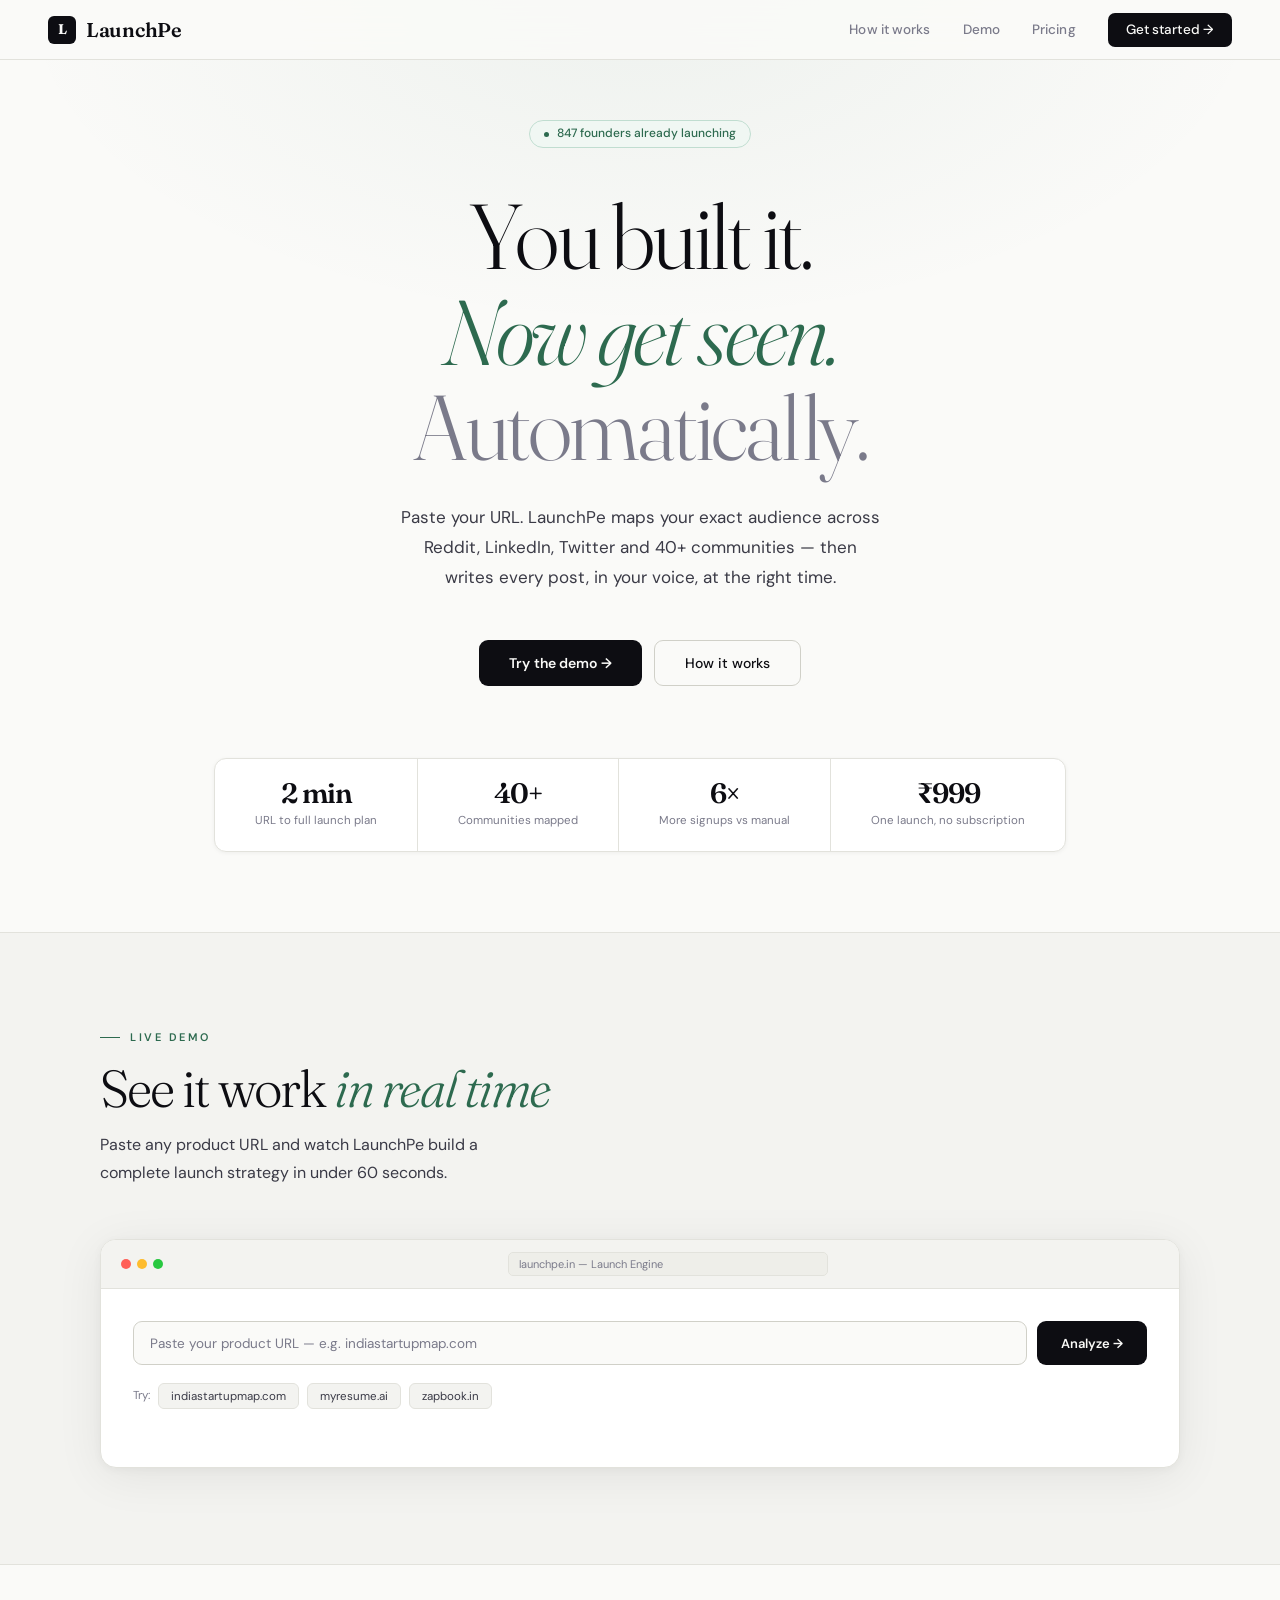
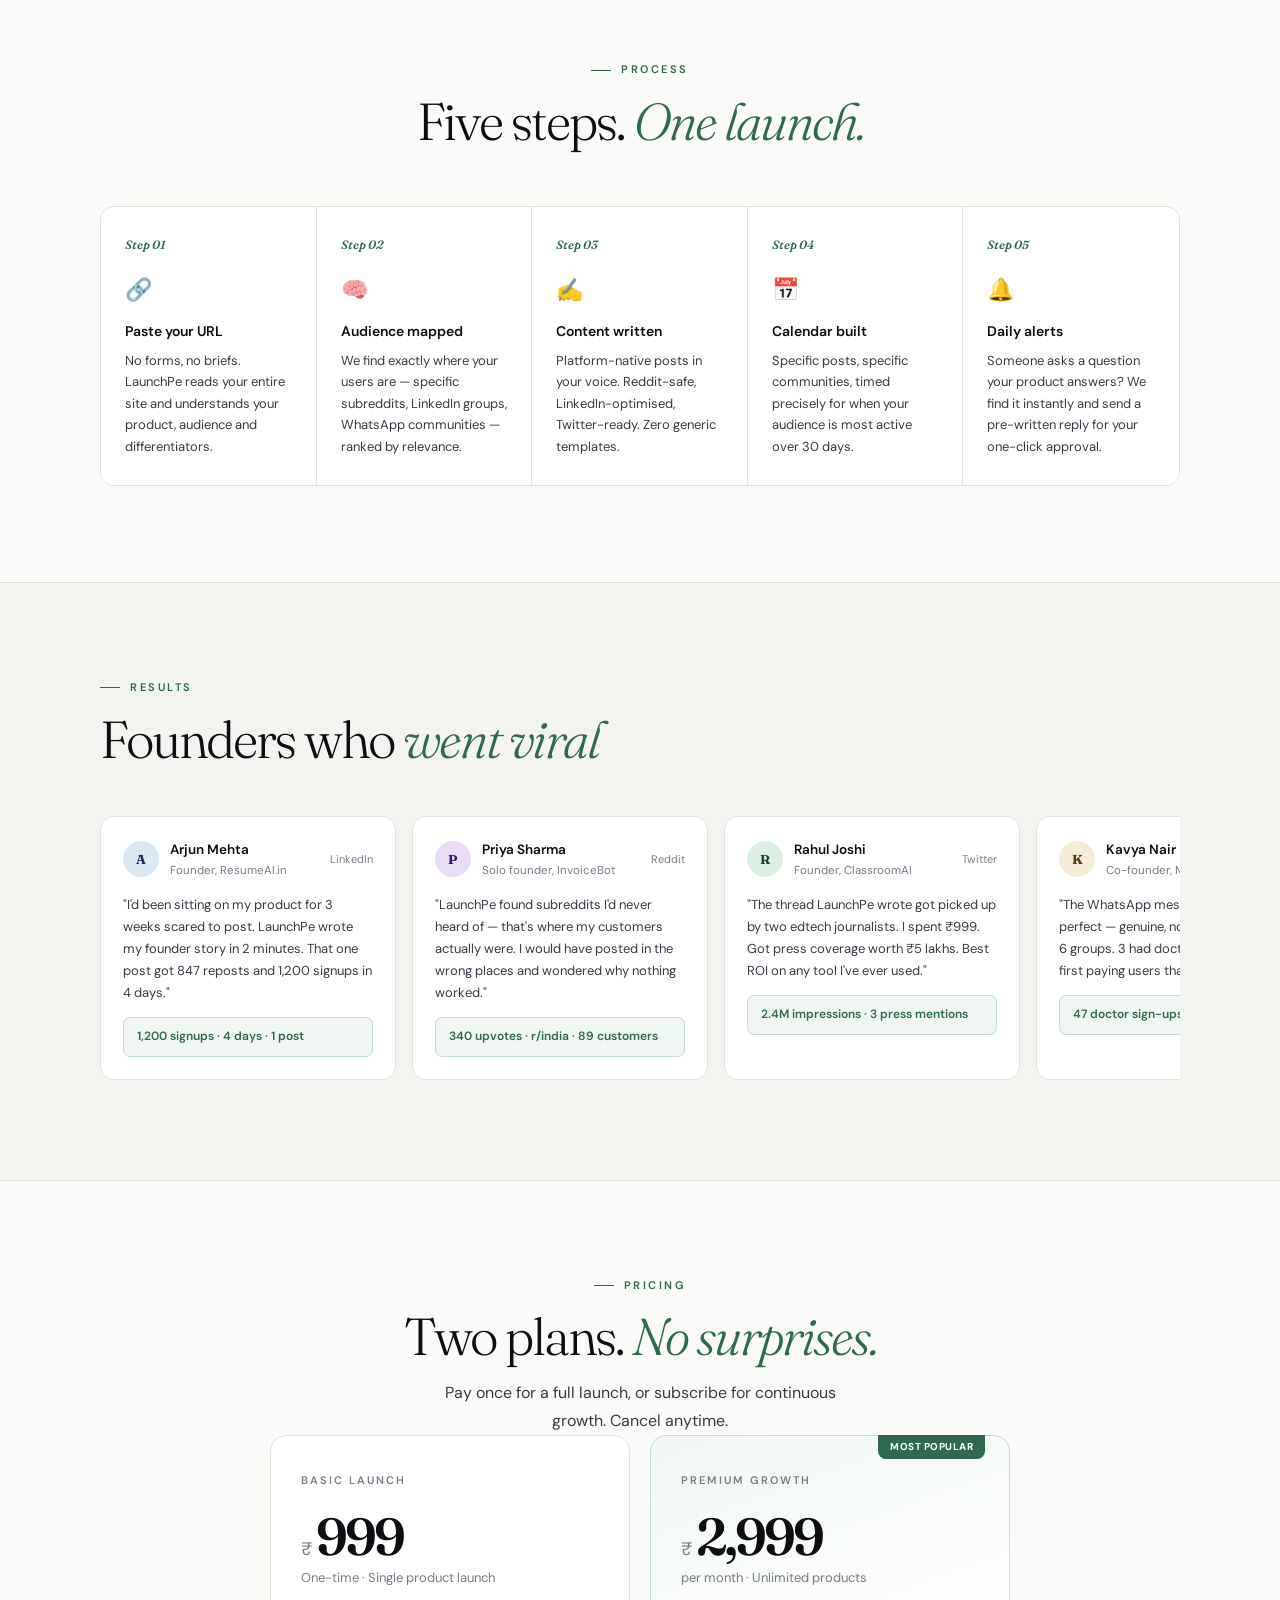
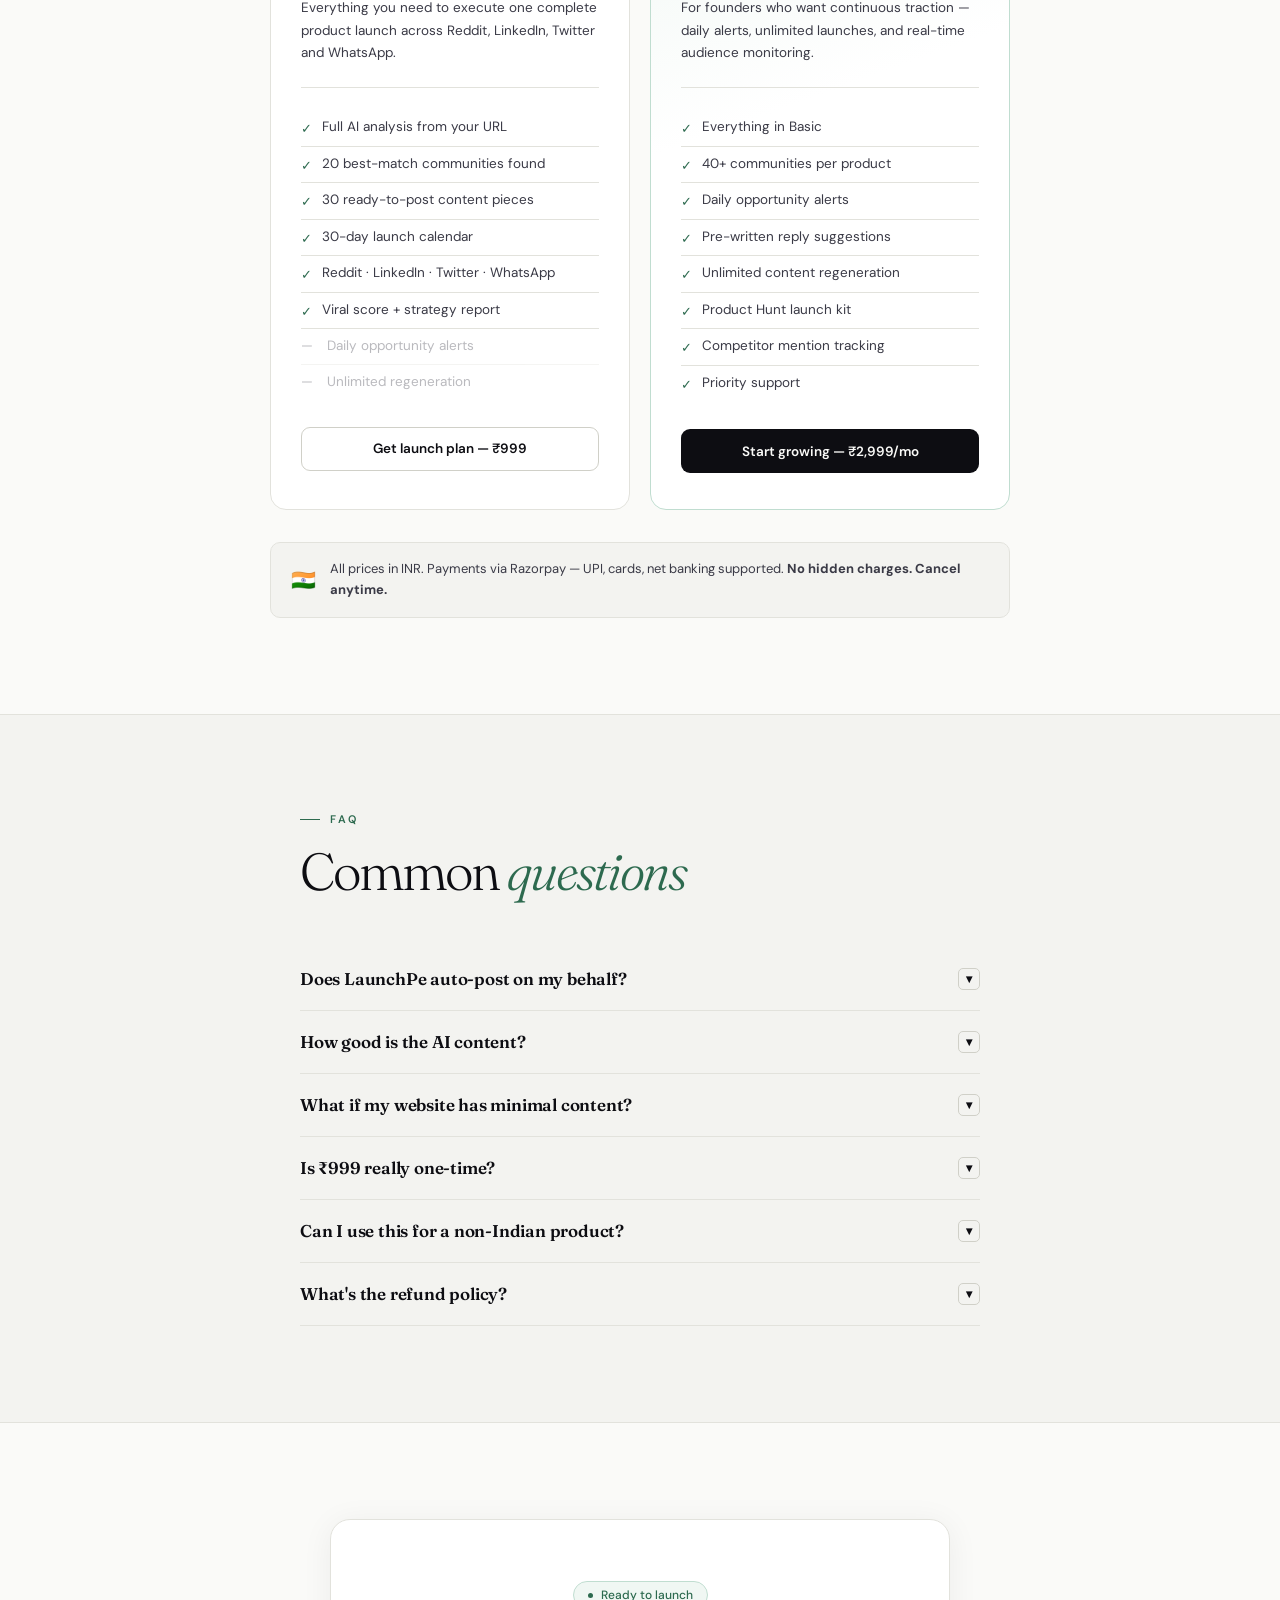
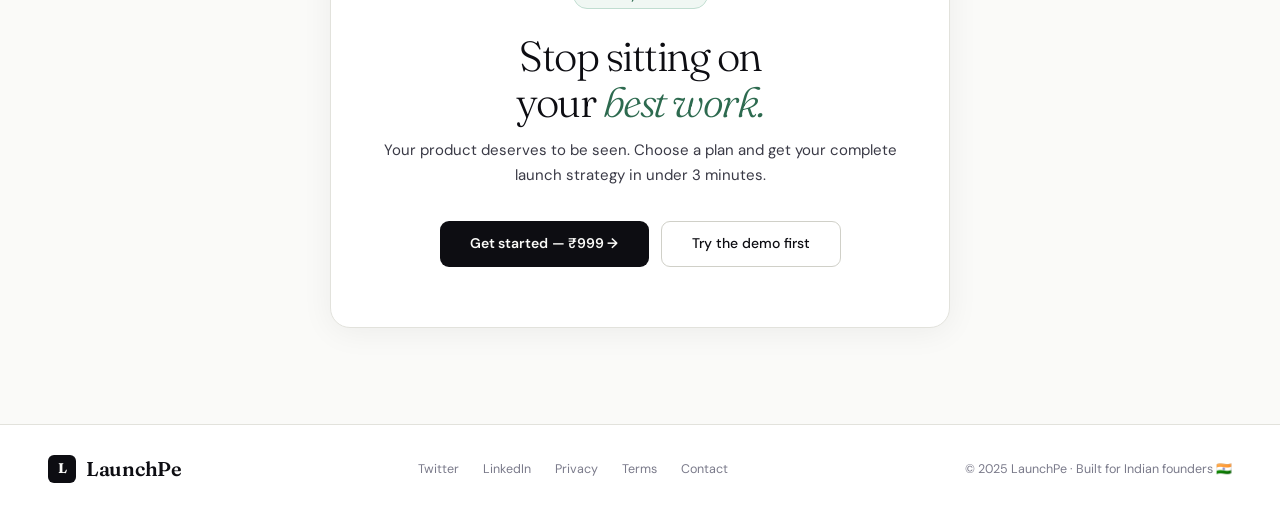
<file: index.html>
<!DOCTYPE html>
<html lang="en">

<head>
    <meta charset="UTF-8" />
    <meta name="viewport" content="width=device-width, initial-scale=1.0" />
    <meta name="description"
        content="LaunchPe — Viral launch intelligence for Indian founders. Paste your URL, get a complete launch strategy across Reddit, LinkedIn, Twitter, WhatsApp and 40+ communities." />
    <title>LaunchPe — Viral Launch Intelligence</title>
    <link rel="stylesheet" href="css/style.css" />
    <link rel="icon"
        href="data:image/svg+xml,<svg xmlns='http://www.w3.org/2000/svg' viewBox='0 0 32 32'><rect width='32' height='32' rx='6' fill='%230D0D12'/><text x='50%' y='50%' dominant-baseline='central' text-anchor='middle' font-size='16' font-weight='700' font-family='serif' fill='%23FAFAF8'>L</text></svg>" />
</head>

<body>

    <!-- NAV -->
    <nav id="nav">
        <a href="#" class="logo">
            <div class="logo-sq">L</div>
            LaunchPe
        </a>
        <div class="nav-r" id="navR">
            <a href="#how">How it works</a>
            <a href="#demo">Demo</a>
            <a href="#pricing">Pricing</a>
            <a href="#pricing" class="nav-cta">Get started →</a>
        </div>
        <button class="hamburger" id="hamburger" aria-label="Toggle menu">
            <span class="ham-line"></span>
            <span class="ham-line"></span>
            <span class="ham-line"></span>
        </button>
    </nav>

    <!-- Mobile menu -->
    <div class="mobile-menu" id="mobileMenu">
        <a href="#how">How it works</a>
        <a href="#demo">Demo</a>
        <a href="#pricing">Pricing</a>
        <a href="#pricing" class="mobile-cta">Get started →</a>
    </div>

    <!-- HERO -->
    <section class="hero">
        <div class="h-badge">
            <div class="h-badge-dot"></div>
            847 founders already launching
        </div>

        <h1>
            You built it.<br />
            <em>Now get seen.</em><br />
            <span class="light">Automatically.</span>
        </h1>

        <p class="hero-sub">
            Paste your URL. LaunchPe maps your exact audience across Reddit, LinkedIn, Twitter and 40+ communities —
            then writes every post, in your voice, at the right time.
        </p>

        <div class="hero-btns">
            <a href="#demo" class="btn-solid">Try the demo →</a>
            <a href="#how" class="btn-outline">How it works</a>
        </div>

        <div class="hero-metrics">
            <div class="metric">
                <div class="mv">2 min</div>
                <div class="ml">URL to full launch plan</div>
            </div>
            <div class="metric">
                <div class="mv">40+</div>
                <div class="ml">Communities mapped</div>
            </div>
            <div class="metric">
                <div class="mv">6×</div>
                <div class="ml">More signups vs manual</div>
            </div>
            <div class="metric">
                <div class="mv">₹999</div>
                <div class="ml">One launch, no subscription</div>
            </div>
        </div>
    </section>

    <!-- DEMO -->
    <section class="s s-alt" id="demo">
        <div class="wrap">
            <div class="rv">
                <div class="ey">Live demo</div>
                <h2>See it work <em>in real time</em></h2>
                <p class="sub">Paste any product URL and watch LaunchPe build a complete launch strategy in under 60
                    seconds.</p>
            </div>

            <div class="demo-shell rv" data-d="1">
                <div class="demo-chrome">
                    <div class="dots">
                        <div class="dot" style="background:#FF5F57"></div>
                        <div class="dot" style="background:#FEBC2E"></div>
                        <div class="dot" style="background:#28C840"></div>
                    </div>
                    <div class="addr-bar">launchpe.in — Launch Engine</div>
                </div>

                <div class="demo-body">
                    <div class="input-row">
                        <input class="url-f" id="urlInput" type="text"
                            placeholder="Paste your product URL — e.g. indiastartupmap.com" autocomplete="off" />
                        <button class="btn-go" id="btnGo">Analyze →</button>
                    </div>

                    <div class="example-row">
                        <span class="ex-label">Try:</span>
                        <button class="ex-pill" data-url="indiastartupmap.com">indiastartupmap.com</button>
                        <button class="ex-pill" data-url="myresume.ai">myresume.ai</button>
                        <button class="ex-pill" data-url="zapbook.in">zapbook.in</button>
                    </div>

                    <div class="loader" id="loader">
                        <div class="spin"></div>
                        <div>
                            <div class="lm" id="lm">Scanning website...</div>
                            <div class="ls" id="ls">Extracting product context</div>
                        </div>
                    </div>

                    <div class="result" id="result">
                        <!-- Product understood -->
                        <div class="p-row">
                            <div class="p-ico" id="pIco">🗺️</div>
                            <div class="p-info">
                                <div class="p-name" id="pName"></div>
                                <div class="p-desc" id="pDesc"></div>
                                <div class="p-tags" id="pTags"></div>
                            </div>
                            <div class="p-ok">✓ Understood</div>
                        </div>

                        <!-- Communities -->
                        <div class="d-sec">
                            <div class="d-sec-l">Communities found</div>
                            <div class="d-sec-r" id="comCount"></div>
                        </div>

                        <!-- Platform content cards (JS-populated) -->
                        <div class="pgrid">
                            <!-- Reddit -->
                            <div class="pc pc-full">
                                <div class="pc-h">
                                    <div class="pc-ico" style="background:#FF4500;color:#fff">r/</div>
                                    <div>
                                        <div class="pc-name">Reddit</div>
                                        <div class="pc-meta" id="rMeta"></div>
                                    </div>
                                </div>
                                <div id="rComms"></div>
                                <div class="pc-lbl">Generated post preview</div>
                                <div id="redditCard"></div>
                            </div>

                            <!-- LinkedIn -->
                            <div class="pc pc-full">
                                <div class="pc-h">
                                    <div class="pc-ico"
                                        style="background:#0A66C2;color:#fff;font-size:11px;font-weight:700">in</div>
                                    <div>
                                        <div class="pc-name">LinkedIn</div>
                                        <div class="pc-meta">3 formats · Best time 9 AM Tue/Thu</div>
                                    </div>
                                </div>
                                <div class="pc-lbl">Generated post preview</div>
                                <div id="linkedinCard"></div>
                            </div>

                            <!-- Twitter -->
                            <div class="pc pc-full">
                                <div class="pc-h">
                                    <div class="pc-ico"
                                        style="background:#0F1419;color:#fff;font-size:13px;font-weight:900">𝕏</div>
                                    <div>
                                        <div class="pc-name">Twitter / X</div>
                                        <div class="pc-meta">1 viral thread · 5 reply hooks</div>
                                    </div>
                                </div>
                                <div class="pc-lbl">Generated thread preview</div>
                                <div id="twitterCard"></div>
                            </div>

                            <!-- WhatsApp -->
                            <div class="pc pc-full">
                                <div class="pc-h">
                                    <div class="pc-ico" style="background:#25D366;color:#fff">💬</div>
                                    <div>
                                        <div class="pc-name">WhatsApp / Telegram</div>
                                        <div class="pc-meta">8 group types · Human tone</div>
                                    </div>
                                    <div class="hinglish-toggle-wrap">
                                        <button class="hinglish-toggle" id="hinglishToggle" onclick="toggleHinglish()">
                                            <div class="toggle-track">
                                                <div class="toggle-thumb"></div>
                                            </div>
                                            <span class="toggle-label">English</span>
                                        </button>
                                    </div>
                                </div>
                                <div id="waComms"></div>
                                <div class="pc-lbl">Generated message preview</div>
                                <div id="whatsappCard"></div>
                            </div>
                        </div>

                        <!-- Interactive Calendar -->
                        <div class="d-sec">
                            <div class="d-sec-l">30-Day Launch Calendar</div>
                            <div class="d-sec-r-info">Click a day to see scheduled posts</div>
                        </div>
                        <div class="cal" id="calGrid"></div>
                        <div class="cal-detail" id="calDetail"></div>

                        <!-- Viral score -->
                        <div class="vscore">
                            <div class="vring">
                                <svg width="68" height="68" viewBox="0 0 68 68">
                                    <circle cx="34" cy="34" r="26" fill="none" stroke="var(--line)" stroke-width="5" />
                                    <circle cx="34" cy="34" r="26" fill="none" stroke="var(--moss)" stroke-width="5"
                                        stroke-dasharray="163" id="scoreArc" stroke-dashoffset="36"
                                        stroke-linecap="round" />
                                </svg>
                                <div class="vnum" id="vNum">78</div>
                            </div>
                            <div>
                                <div class="vt" id="vTitle"></div>
                                <div class="vd" id="vDesc"></div>
                            </div>
                        </div>

                        <!-- CTA after demo -->
                        <div class="demo-cta">
                            <span>Like what you see?</span>
                            <a href="#pricing" class="btn-solid btn-sm">Get your launch plan →</a>
                        </div>

                    </div><!-- /result -->
                </div><!-- /demo-body -->
            </div><!-- /demo-shell -->
        </div>
    </section>

    <!-- HOW IT WORKS -->
    <section class="s" id="how">
        <div class="wrap">
            <div class="rv" style="text-align:center">
                <div class="ey" style="justify-content:center">Process</div>
                <h2 style="text-align:center">Five steps. <em>One launch.</em></h2>
            </div>
            <div class="steps rv" data-d="1">
                <div class="step">
                    <div class="sn">Step 01</div>
                    <div class="si">🔗</div>
                    <div class="st">Paste your URL</div>
                    <div class="sd">No forms, no briefs. LaunchPe reads your entire site and understands your product,
                        audience and differentiators.</div>
                </div>
                <div class="step">
                    <div class="sn">Step 02</div>
                    <div class="si">🧠</div>
                    <div class="st">Audience mapped</div>
                    <div class="sd">We find exactly where your users are — specific subreddits, LinkedIn groups,
                        WhatsApp communities — ranked by relevance.</div>
                </div>
                <div class="step">
                    <div class="sn">Step 03</div>
                    <div class="si">✍️</div>
                    <div class="st">Content written</div>
                    <div class="sd">Platform-native posts in your voice. Reddit-safe, LinkedIn-optimised, Twitter-ready.
                        Zero generic templates.</div>
                </div>
                <div class="step">
                    <div class="sn">Step 04</div>
                    <div class="si">📅</div>
                    <div class="st">Calendar built</div>
                    <div class="sd">Specific posts, specific communities, timed precisely for when your audience is most
                        active over 30 days.</div>
                </div>
                <div class="step" style="border-right:none">
                    <div class="sn">Step 05</div>
                    <div class="si">🔔</div>
                    <div class="st">Daily alerts</div>
                    <div class="sd">Someone asks a question your product answers? We find it instantly and send a
                        pre-written reply for your one-click approval.</div>
                </div>
            </div>
        </div>
    </section>

    <!-- PROOF -->
    <section class="s s-alt">
        <div class="wrap">
            <div class="rv">
                <div class="ey">Results</div>
                <h2>Founders who <em>went viral</em></h2>
            </div>
            <div class="proof-rail rv" data-d="1">
                <div class="pcard">
                    <div class="ph">
                        <div class="pav" style="background:#DDE8F5;color:#1A3060">A</div>
                        <div>
                            <div class="pnm">Arjun Mehta</div>
                            <div class="prl">Founder, ResumeAI.in</div>
                        </div>
                        <div class="psrc">LinkedIn</div>
                    </div>
                    <div class="pq">"I'd been sitting on my product for 3 weeks scared to post. LaunchPe wrote my
                        founder story in 2 minutes. That one post got 847 reposts and 1,200 signups in 4 days."</div>
                    <div class="pr">1,200 signups · 4 days · 1 post</div>
                </div>
                <div class="pcard">
                    <div class="ph">
                        <div class="pav" style="background:#E8DDF5;color:#30186A">P</div>
                        <div>
                            <div class="pnm">Priya Sharma</div>
                            <div class="prl">Solo founder, InvoiceBot</div>
                        </div>
                        <div class="psrc">Reddit</div>
                    </div>
                    <div class="pq">"LaunchPe found subreddits I'd never heard of — that's where my customers actually
                        were. I would have posted in the wrong places and wondered why nothing worked."</div>
                    <div class="pr">340 upvotes · r/india · 89 customers</div>
                </div>
                <div class="pcard">
                    <div class="ph">
                        <div class="pav" style="background:#DDF0E4;color:#184A28">R</div>
                        <div>
                            <div class="pnm">Rahul Joshi</div>
                            <div class="prl">Founder, ClassroomAI</div>
                        </div>
                        <div class="psrc">Twitter</div>
                    </div>
                    <div class="pq">"The thread LaunchPe wrote got picked up by two edtech journalists. I spent ₹999.
                        Got press coverage worth ₹5 lakhs. Best ROI on any tool I've ever used."</div>
                    <div class="pr">2.4M impressions · 3 press mentions</div>
                </div>
                <div class="pcard">
                    <div class="ph">
                        <div class="pav" style="background:#F5EDD8;color:#5A3A0A">K</div>
                        <div>
                            <div class="pnm">Kavya Nair</div>
                            <div class="prl">Co-founder, MediBot.in</div>
                        </div>
                        <div class="psrc">WhatsApp</div>
                    </div>
                    <div class="pq">"The WhatsApp message template was perfect — genuine, not spammy. Sent it to 6
                        groups. 3 had doctors who became our first paying users that same week."</div>
                    <div class="pr">47 doctor sign-ups · 6 messages sent</div>
                </div>
            </div>
        </div>
    </section>

    <!-- PRICING -->
    <section class="s" id="pricing">
        <div class="wrap">
            <div class="rv" style="text-align:center">
                <div class="ey" style="justify-content:center">Pricing</div>
                <h2 style="text-align:center">Two plans. <em>No surprises.</em></h2>
                <p class="sub" style="margin:0 auto">Pay once for a full launch, or subscribe for continuous growth.
                    Cancel anytime.</p>
            </div>

            <div class="pgrid2 rv" data-d="1" style="margin:0 auto">

                <div class="price-c">
                    <div class="pt">Basic Launch</div>
                    <div class="pa">
                        <span class="pc2">₹</span>
                        <span class="pn">999</span>
                    </div>
                    <div class="pk">One-time · Single product launch</div>
                    <div class="pdesc">Everything you need to execute one complete product launch across Reddit,
                        LinkedIn, Twitter and WhatsApp.</div>
                    <div class="divider"></div>
                    <ul class="feats">
                        <li><span class="fc">✓</span> Full AI analysis from your URL</li>
                        <li><span class="fc">✓</span> 20 best-match communities found</li>
                        <li><span class="fc">✓</span> 30 ready-to-post content pieces</li>
                        <li><span class="fc">✓</span> 30-day launch calendar</li>
                        <li><span class="fc">✓</span> Reddit · LinkedIn · Twitter · WhatsApp</li>
                        <li><span class="fc">✓</span> Viral score + strategy report</li>
                        <li class="muted"><span class="fc-no">—</span> Daily opportunity alerts</li>
                        <li class="muted"><span class="fc-no">—</span> Unlimited regeneration</li>
                    </ul>
                    <button class="btn-p btn-p-o" id="basicBtn">Get launch plan — ₹999</button>
                </div>

                <div class="price-c featured">
                    <div class="feat-ribbon">Most popular</div>
                    <div class="pt">Premium Growth</div>
                    <div class="pa">
                        <span class="pc2">₹</span>
                        <span class="pn">2,999</span>
                    </div>
                    <div class="pk">per month · Unlimited products</div>
                    <div class="pdesc">For founders who want continuous traction — daily alerts, unlimited launches, and
                        real-time audience monitoring.</div>
                    <div class="divider"></div>
                    <ul class="feats">
                        <li><span class="fc">✓</span> Everything in Basic</li>
                        <li><span class="fc">✓</span> 40+ communities per product</li>
                        <li><span class="fc">✓</span> Daily opportunity alerts</li>
                        <li><span class="fc">✓</span> Pre-written reply suggestions</li>
                        <li><span class="fc">✓</span> Unlimited content regeneration</li>
                        <li><span class="fc">✓</span> Product Hunt launch kit</li>
                        <li><span class="fc">✓</span> Competitor mention tracking</li>
                        <li><span class="fc">✓</span> Priority support</li>
                    </ul>
                    <button class="btn-p btn-p-s" id="premiumBtn">Start growing — ₹2,999/mo</button>
                </div>

            </div>

            <div class="pricing-note rv" data-d="2">
                <div class="pricing-note-ico">🇮🇳</div>
                <div class="pricing-note-text">
                    All prices in INR. Payments via Razorpay — UPI, cards, net banking supported. <strong>No hidden
                        charges. Cancel anytime.</strong>
                </div>
            </div>
        </div>
    </section>

    <!-- FAQ -->
    <section class="s s-alt" id="faq">
        <div class="wrap-sm">
            <div class="rv">
                <div class="ey">FAQ</div>
                <h2>Common <em>questions</em></h2>
            </div>
            <div class="faq-list rv" data-d="1">
                <div class="faq-item">
                    <button class="faq-q">Does LaunchPe auto-post on my behalf?<div class="faq-chevron">▾</div></button>
                    <div class="faq-a">No. Auto-posting gets accounts banned. We generate ready-to-paste content — you
                        copy, paste, and post yourself. Takes 5–10 minutes per day and keeps your account safe.</div>
                </div>
                <div class="faq-item">
                    <button class="faq-q">How good is the AI content?<div class="faq-chevron">▾</div></button>
                    <div class="faq-a">It's a strong first draft — 70–85% ready. You'll want to add your personal story,
                        specific numbers, and your own voice. Think of it as removing the blank-page problem.</div>
                </div>
                <div class="faq-item">
                    <button class="faq-q">What if my website has minimal content?<div class="faq-chevron">▾</div>
                    </button>
                    <div class="faq-a">The less we can scrape, the more generic the output. For best results, ensure
                        your page clearly explains: what the product does, who it's for, and what problem it solves.
                    </div>
                </div>
                <div class="faq-item">
                    <button class="faq-q">Is ₹999 really one-time?<div class="faq-chevron">▾</div></button>
                    <div class="faq-a">Yes. Pay once, get your complete launch package for one product. No monthly
                        charges, no expiry. Content regeneration requires the Premium plan.</div>
                </div>
                <div class="faq-item">
                    <button class="faq-q">Can I use this for a non-Indian product?<div class="faq-chevron">▾</div>
                    </button>
                    <div class="faq-a">Absolutely. The community database works globally. We include Indian communities
                        by default, but you can focus on whichever audience fits your product.</div>
                </div>
                <div class="faq-item">
                    <button class="faq-q">What's the refund policy?<div class="faq-chevron">▾</div></button>
                    <div class="faq-a">If the tool fails to generate content, you get a full refund. If you're unhappy
                        with quality, we'll regenerate once for free. Beyond that, no refunds on used credits.</div>
                </div>
            </div>
        </div>
    </section>

    <!-- FINAL CTA -->
    <section class="s" id="cta">
        <div class="wrap-sm">
            <div class="cta-box rv">
                <div class="h-badge" style="margin-bottom:24px;justify-content:center">
                    <div class="h-badge-dot"></div>
                    Ready to launch
                </div>
                <div class="cta-t">Stop sitting on<br />your <em>best work.</em></div>
                <p class="cta-s">Your product deserves to be seen. Choose a plan and get your complete launch strategy
                    in under 3 minutes.</p>
                <div class="cta-btns">
                    <a href="#pricing" class="btn-solid">Get started — ₹999 →</a>
                    <a href="#demo" class="btn-outline">Try the demo first</a>
                </div>
            </div>
        </div>
    </section>

    <!-- FOOTER -->
    <footer>
        <a href="#" class="logo">
            <div class="logo-sq">L</div>
            LaunchPe
        </a>
        <div class="fl">
            <a href="#">Twitter</a>
            <a href="#">LinkedIn</a>
            <a href="#">Privacy</a>
            <a href="#">Terms</a>
            <a href="mailto:hello@launchpe.in">Contact</a>
        </div>
        <div class="fc2">© 2025 LaunchPe · Built for Indian founders 🇮🇳</div>
    </footer>

    <script src="js/demo.js"></script>
    <script src="js/main.js"></script>
</body>

</html>
</file>
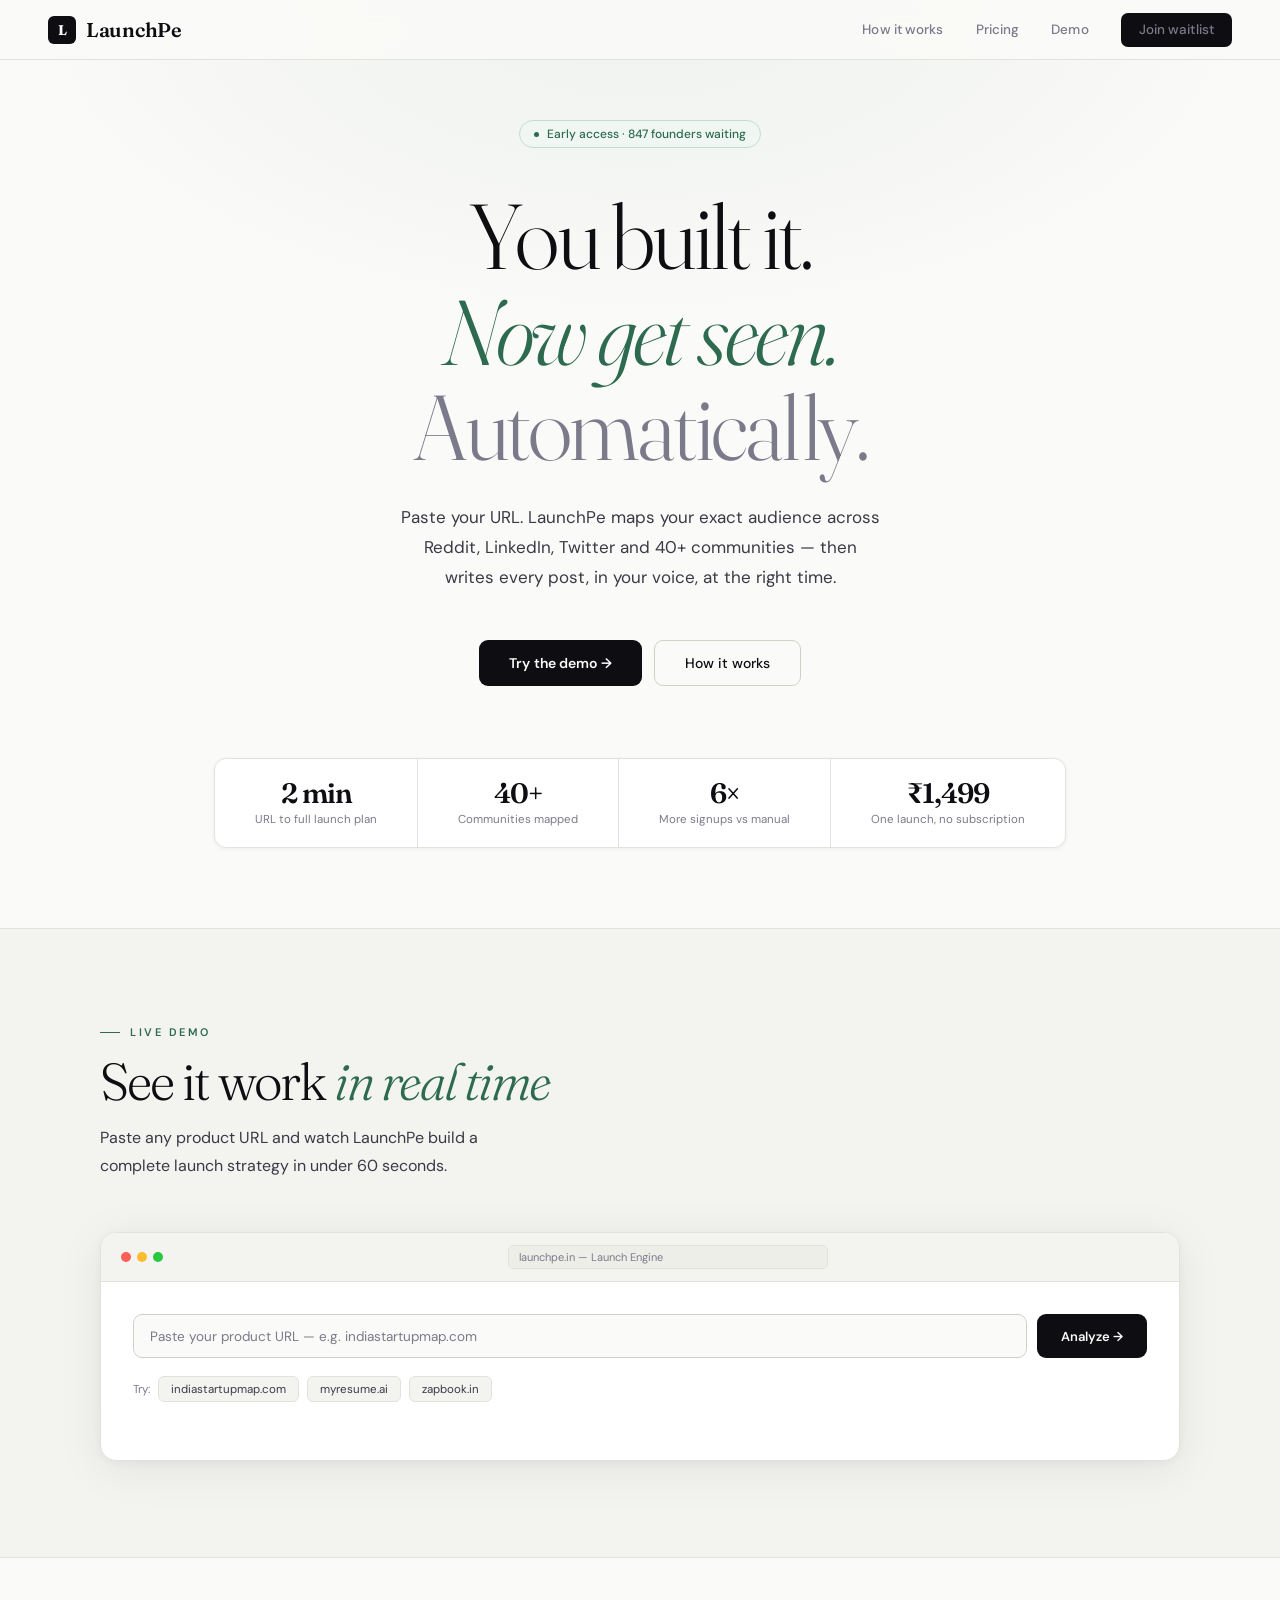
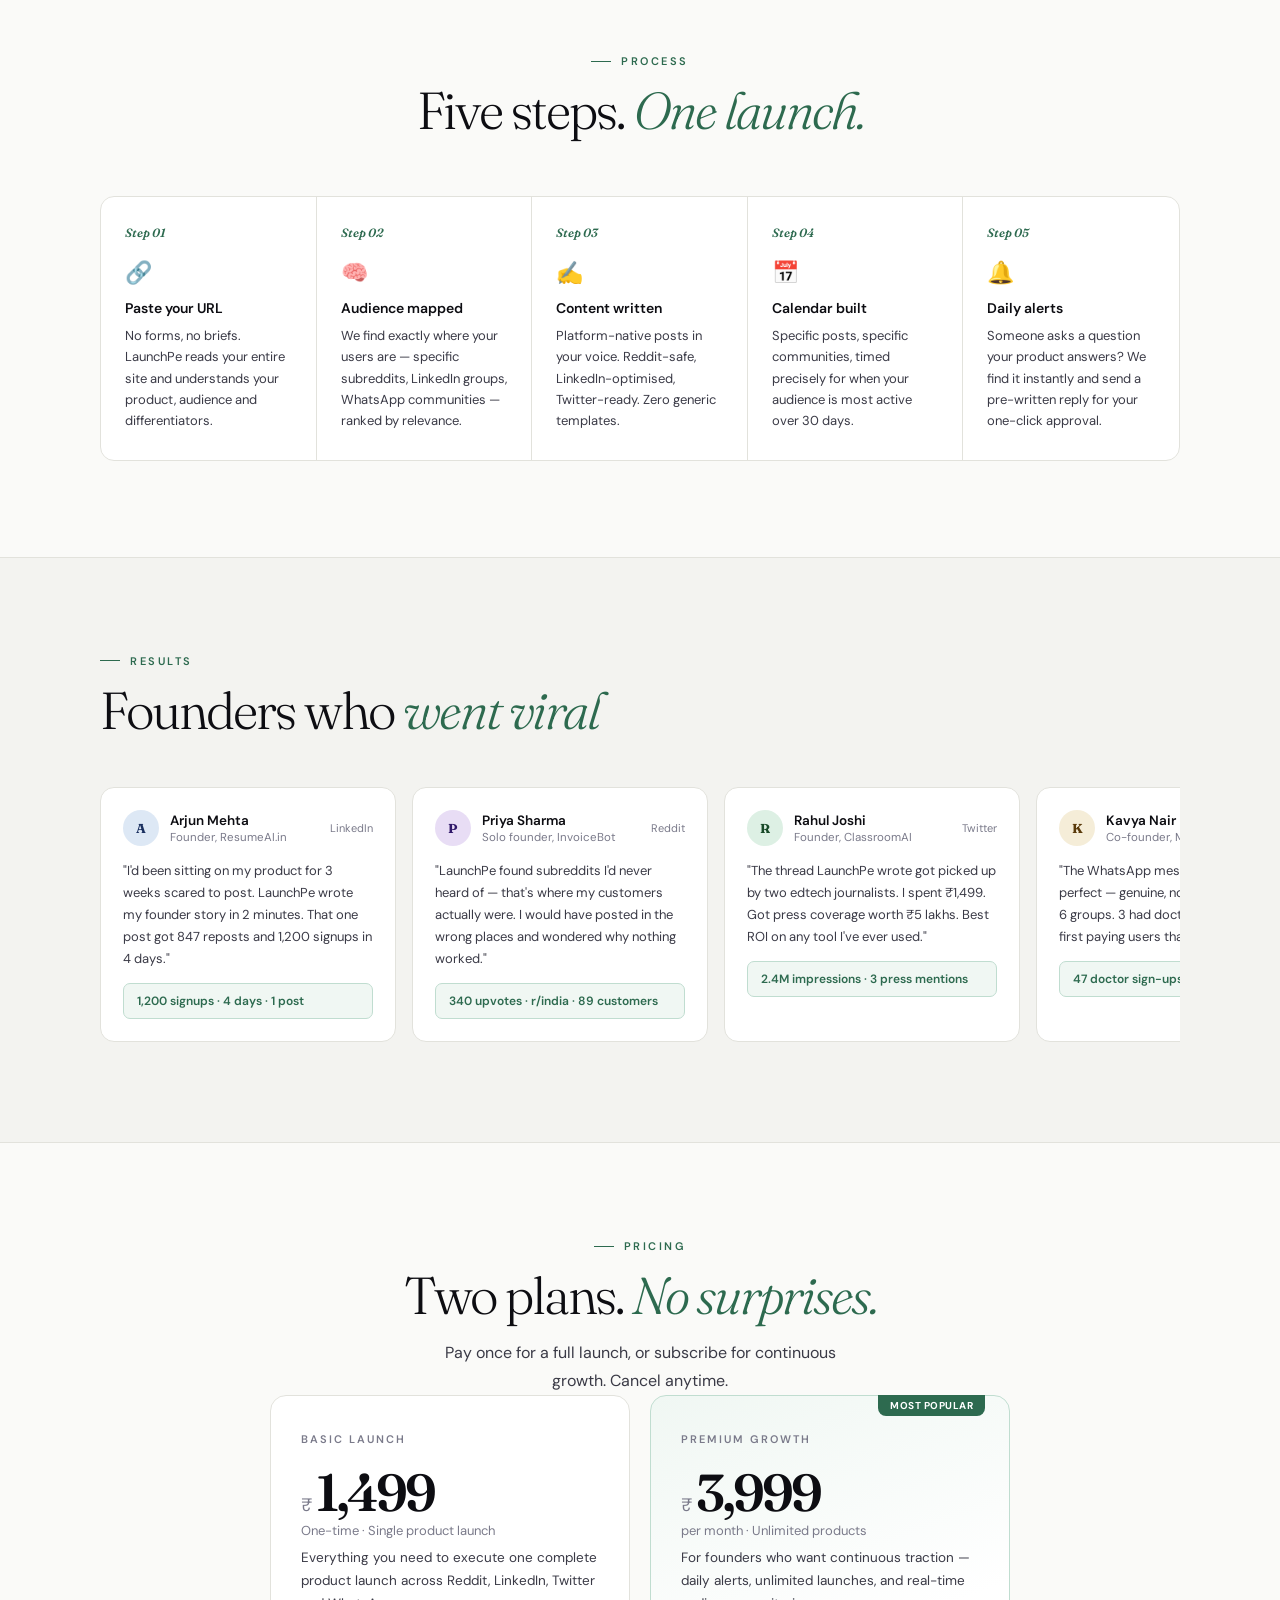
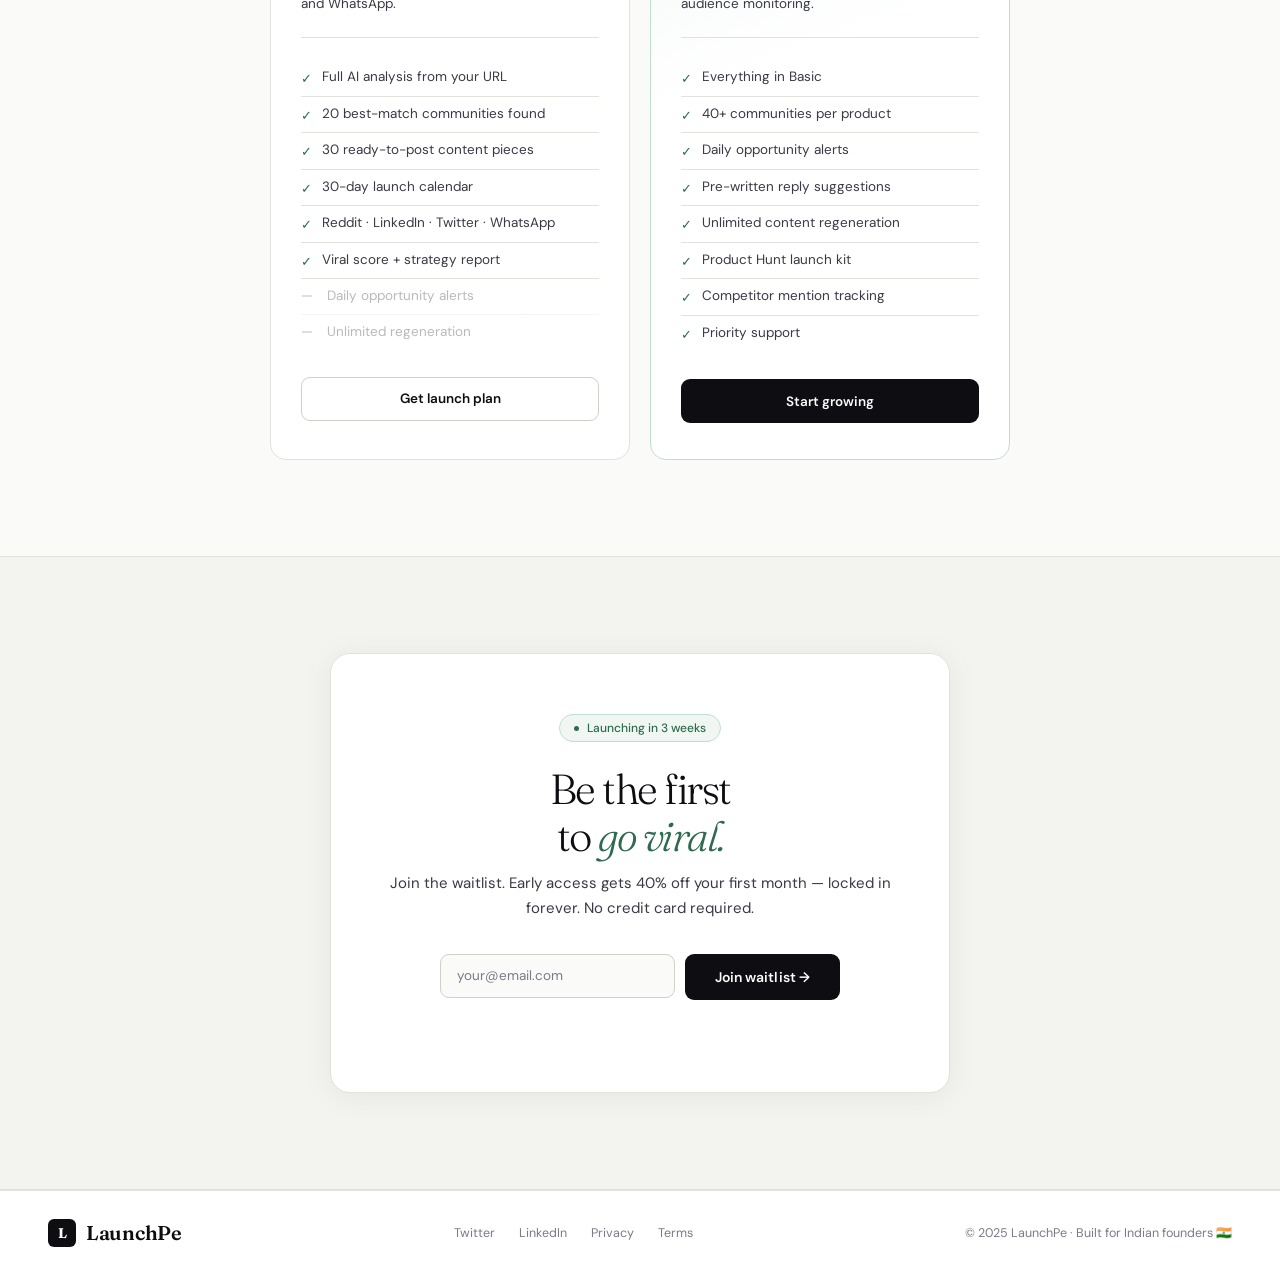
<file: launchpe-v3.html>
<!DOCTYPE html>
<html lang="en">
<head>
<meta charset="UTF-8"/>
<meta name="viewport" content="width=device-width, initial-scale=1.0"/>
<title>LaunchPe — Viral Launch Intelligence</title>
<link href="https://fonts.googleapis.com/css2?family=Fraunces:ital,opsz,wght@0,9..144,300;0,9..144,400;0,9..144,600;0,9..144,700;1,9..144,300;1,9..144,400;1,9..144,600&family=DM+Sans:ital,opsz,wght@0,9..40,300;0,9..40,400;0,9..40,500;0,9..40,600;1,9..40,300&display=swap" rel="stylesheet"/>
<style>
*,*::before,*::after{box-sizing:border-box;margin:0;padding:0}
html{scroll-behavior:smooth}

:root{
  --ink:       #0D0D12;
  --ink2:      #3A3A46;
  --ink3:      #7A7A8A;
  --page:      #FAFAF8;
  --page2:     #F3F3F0;
  --page3:     #EEEEE9;
  --line:      #E2E2DC;
  --line2:     #D0D0C8;
  --moss:      #2D6A4F;
  --moss-bg:   #F0F7F3;
  --moss-line: #C0DDD0;
  --amber:     #92400E;
  --amber-bg:  #FFFBF0;
  --amber-line:#E9D29A;
  --ff:        'DM Sans', sans-serif;
  --fd:        'Fraunces', serif;
}

body{
  background:var(--page);
  color:var(--ink);
  font-family:var(--ff);
  -webkit-font-smoothing:antialiased;
  overflow-x:hidden;
}

/* ─── NAV ─── */
nav{
  position:fixed;top:0;left:0;right:0;z-index:200;
  height:60px;
  display:flex;align-items:center;justify-content:space-between;
  padding:0 48px;
  background:rgba(250,250,248,0.92);
  backdrop-filter:blur(20px);
  border-bottom:1px solid var(--line);
}
.logo{
  display:flex;align-items:center;gap:10px;
  text-decoration:none;color:var(--ink);
  font-family:var(--fd);font-size:20px;font-weight:600;
  letter-spacing:-0.3px;
}
.logo-sq{
  width:28px;height:28px;border-radius:6px;
  background:var(--ink);
  display:flex;align-items:center;justify-content:center;
  font-family:var(--fd);font-size:14px;font-weight:700;
  color:var(--page);letter-spacing:0;
}
.nav-r{display:flex;align-items:center;gap:32px}
.nav-r a{
  font-size:13.5px;font-weight:500;color:var(--ink3);
  text-decoration:none;transition:color .15s;letter-spacing:.1px;
}
.nav-r a:hover{color:var(--ink)}
.nav-cta{
  height:34px;padding:0 18px;
  background:var(--ink);color:var(--page);
  font-family:var(--ff);font-weight:600;font-size:13px;
  border:none;border-radius:7px;cursor:pointer;
  transition:opacity .15s;letter-spacing:.1px;
  text-decoration:none;display:inline-flex;align-items:center;
}
.nav-cta:hover{opacity:.82}

/* ─── HERO ─── */
.hero{
  min-height:100vh;
  display:flex;flex-direction:column;
  align-items:center;justify-content:center;
  padding:120px 24px 80px;
  text-align:center;
  position:relative;
}
.hero::before{
  content:'';position:absolute;inset:0;pointer-events:none;
  background:
    radial-gradient(ellipse 70% 50% at 50% 0%,rgba(45,106,79,.06) 0%,transparent 70%);
}

.h-badge{
  display:inline-flex;align-items:center;gap:8px;
  height:28px;padding:0 14px;
  background:var(--moss-bg);border:1px solid var(--moss-line);
  border-radius:100px;
  font-size:12px;font-weight:500;color:var(--moss);
  margin-bottom:40px;
  animation:up .5s both;
}
.h-badge-dot{
  width:5px;height:5px;border-radius:50%;
  background:var(--moss);animation:pulse 2.5s infinite;
}
@keyframes pulse{0%,100%{opacity:1;transform:scale(1)}50%{opacity:.3;transform:scale(1.6)}}

h1{
  font-family:var(--fd);
  font-size:clamp(48px,7.5vw,92px);
  font-weight:300;line-height:1.04;
  letter-spacing:-2.5px;
  margin-bottom:28px;
  animation:up .5s .08s both;
  color:var(--ink);
}
h1 em{font-style:italic;font-weight:300;color:var(--moss)}
h1 .light{color:var(--ink3)}

.hero-sub{
  font-size:17px;line-height:1.75;color:var(--ink2);
  max-width:480px;margin:0 auto 48px;
  font-weight:400;animation:up .5s .16s both;
}

.hero-btns{
  display:flex;gap:12px;justify-content:center;
  flex-wrap:wrap;margin-bottom:72px;
  animation:up .5s .22s both;
}
.btn-solid{
  height:46px;padding:0 30px;
  background:var(--ink);color:var(--page);
  font-family:var(--ff);font-weight:600;font-size:14px;
  border:none;border-radius:9px;cursor:pointer;
  transition:opacity .15s,transform .15s;
  display:inline-flex;align-items:center;gap:8px;
  letter-spacing:.1px;
}
.btn-solid:hover{opacity:.82;transform:translateY(-1px)}
.btn-outline{
  height:46px;padding:0 30px;
  background:transparent;color:var(--ink);
  font-family:var(--ff);font-weight:500;font-size:14px;
  border:1.5px solid var(--line2);border-radius:9px;cursor:pointer;
  transition:border-color .15s,background .15s;
  display:inline-flex;align-items:center;
}
.btn-outline:hover{border-color:var(--ink3);background:var(--page2)}

.hero-metrics{
  display:flex;gap:0;justify-content:center;
  border:1px solid var(--line);border-radius:12px;
  overflow:hidden;background:white;
  box-shadow:0 1px 4px rgba(0,0,0,.05);
  animation:up .5s .28s both;
}
.metric{
  padding:20px 40px;text-align:center;
  border-right:1px solid var(--line);
}
.metric:last-child{border-right:none}
.mv{
  font-family:var(--fd);
  font-size:28px;font-weight:600;letter-spacing:-1px;
  color:var(--ink);line-height:1;
}
.ml{font-size:11.5px;color:var(--ink3);margin-top:5px;font-weight:400}

@keyframes up{from{opacity:0;transform:translateY(18px)}to{opacity:1;transform:translateY(0)}}

/* ─── SECTIONS ─── */
.s{position:relative;padding:96px 24px}
.s-alt{background:var(--page2);border-top:1px solid var(--line);border-bottom:1px solid var(--line)}
.wrap{max-width:1080px;margin:0 auto}
.wrap-sm{max-width:680px;margin:0 auto}

.ey{
  font-size:11px;font-weight:600;letter-spacing:2.5px;
  text-transform:uppercase;color:var(--moss);
  margin-bottom:14px;display:flex;align-items:center;gap:10px;
}
.ey::before{content:'';width:20px;height:1px;background:var(--moss)}

h2{
  font-family:var(--fd);
  font-size:clamp(32px,4.5vw,52px);
  font-weight:300;letter-spacing:-2px;line-height:1.1;
  margin-bottom:14px;
}
h2 em{font-style:italic;color:var(--moss)}
.sub{
  font-size:16px;color:var(--ink2);line-height:1.75;
  max-width:440px;font-weight:400;
}

/* reveal */
.rv{opacity:0;transform:translateY(24px);transition:opacity .65s ease,transform .65s ease}
.rv.in{opacity:1;transform:none}
.rv[data-d="1"]{transition-delay:.1s}
.rv[data-d="2"]{transition-delay:.2s}
.rv[data-d="3"]{transition-delay:.3s}

/* ─── DEMO ─── */
.demo-shell{
  margin-top:52px;
  background:white;
  border:1px solid var(--line);
  border-radius:16px;
  overflow:hidden;
  box-shadow:0 8px 48px rgba(0,0,0,.07),0 2px 8px rgba(0,0,0,.04);
}
.demo-chrome{
  padding:12px 20px;
  background:var(--page2);
  border-bottom:1px solid var(--line);
  display:flex;align-items:center;gap:14px;
}
.dots{display:flex;gap:6px}
.dot{width:10px;height:10px;border-radius:50%}
.addr-bar{
  flex:1;max-width:320px;height:24px;
  background:var(--page3);border:1px solid var(--line);
  border-radius:5px;margin:0 auto;
  display:flex;align-items:center;padding:0 10px;
  font-family:'DM Sans',monospace;font-size:11px;color:var(--ink3);
}

.demo-body{padding:32px}

.input-row{display:flex;gap:10px;margin-bottom:18px}
.url-f{
  flex:1;height:44px;padding:0 16px;
  background:var(--page);
  border:1.5px solid var(--line2);
  border-radius:9px;
  font-family:var(--ff);font-size:13.5px;color:var(--ink);
  outline:none;transition:border-color .15s;
}
.url-f:focus{border-color:#9BB8AD}
.url-f::placeholder{color:var(--ink3)}
.btn-go{
  height:44px;padding:0 24px;
  background:var(--ink);color:var(--page);
  font-family:var(--ff);font-weight:600;font-size:13px;
  border:none;border-radius:9px;cursor:pointer;
  transition:opacity .15s;white-space:nowrap;
}
.btn-go:hover{opacity:.8}

.example-row{
  display:flex;gap:8px;flex-wrap:wrap;align-items:center;
  margin-bottom:26px;
}
.ex-label{font-size:11.5px;color:var(--ink3)}
.ex-pill{
  height:26px;padding:0 12px;
  background:var(--page2);border:1px solid var(--line);
  border-radius:6px;font-size:11.5px;color:var(--ink2);
  cursor:pointer;font-family:var(--ff);
  transition:border-color .15s;
}
.ex-pill:hover{border-color:var(--line2);color:var(--ink)}

/* loader */
.loader{
  display:none;align-items:center;gap:12px;
  padding:14px 18px;
  background:var(--moss-bg);border:1px solid var(--moss-line);
  border-radius:9px;margin-bottom:22px;
}
.loader.on{display:flex}
.spin{
  width:15px;height:15px;border-radius:50%;
  border:2px solid rgba(45,106,79,.2);border-top-color:var(--moss);
  animation:spin .7s linear infinite;flex-shrink:0;
}
@keyframes spin{to{transform:rotate(360deg)}}
.lm{font-size:13px;font-weight:600;color:var(--moss)}
.ls{font-size:11.5px;color:var(--ink3);margin-top:2px}

/* result */
.result{display:none}
.result.on{display:block}

/* product row */
.p-row{
  display:flex;align-items:center;gap:16px;
  padding:16px 20px;
  background:var(--page);border:1px solid var(--line);
  border-radius:10px;margin-bottom:24px;
}
.p-ico{font-size:28px;line-height:1;flex-shrink:0}
.p-info{flex:1;min-width:0}
.p-name{font-size:14.5px;font-weight:600;margin-bottom:3px}
.p-desc{font-size:12.5px;color:var(--ink2);line-height:1.55}
.p-tags{display:flex;gap:6px;margin-top:8px;flex-wrap:wrap}
.ptag{
  height:20px;padding:0 8px;
  background:var(--page2);border:1px solid var(--line);
  border-radius:4px;font-size:11px;color:var(--ink2);font-weight:500;
}
.p-ok{
  height:26px;padding:0 12px;
  background:var(--moss-bg);border:1px solid var(--moss-line);
  border-radius:6px;font-size:11.5px;font-weight:600;color:var(--moss);
  white-space:nowrap;display:flex;align-items:center;gap:5px;flex-shrink:0;
}

/* section heading inside demo */
.d-sec{
  display:flex;align-items:center;justify-content:space-between;
  margin-bottom:14px;
}
.d-sec-l{font-size:11px;font-weight:600;letter-spacing:2px;text-transform:uppercase;color:var(--ink3)}
.d-sec-r{
  font-size:11px;font-weight:600;color:var(--moss);
  background:var(--moss-bg);border:1px solid var(--moss-line);
  padding:2px 10px;border-radius:4px;
}

/* platform grid */
.pgrid{display:grid;grid-template-columns:1fr 1fr;gap:12px;margin-bottom:24px}
@media(max-width:620px){.pgrid{grid-template-columns:1fr}}

.pc{
  background:var(--page);border:1px solid var(--line);
  border-radius:10px;padding:16px;transition:border-color .15s;
}
.pc:hover{border-color:var(--line2)}
.pc-h{display:flex;align-items:center;gap:10px;margin-bottom:14px}
.pc-ico{
  width:28px;height:28px;border-radius:6px;
  display:flex;align-items:center;justify-content:center;
  font-size:12px;font-weight:800;flex-shrink:0;
}
.pc-name{font-size:13.5px;font-weight:600}
.pc-meta{font-size:11.5px;color:var(--ink3);margin-top:1px}

.c-row{
  display:flex;align-items:center;
  padding:5px 0;border-bottom:1px solid var(--line);
  font-size:12px;
}
.c-row:last-of-type{border-bottom:none}
.cn{color:#2563EB;font-family:'DM Sans',monospace;flex:1;font-size:11.5px}
.cs{color:var(--ink3);font-size:11px}
.cp{
  font-size:10.5px;font-weight:700;color:var(--moss);
  background:var(--moss-bg);border-radius:3px;
  padding:1px 6px;margin-left:8px;
}

.post-box{
  margin-top:12px;
  background:var(--page2);border:1px solid var(--line);
  border-radius:8px;padding:12px 14px;
}
.post-lbl{
  font-size:10px;font-weight:600;letter-spacing:1.5px;
  text-transform:uppercase;color:var(--ink3);
  margin-bottom:7px;
}
.post-txt{
  font-size:12px;color:var(--ink2);line-height:1.7;
  font-family:'DM Sans',monospace;
}

/* calendar */
.cal{
  display:flex;gap:8px;overflow-x:auto;
  scrollbar-width:none;padding-bottom:4px;
  margin-bottom:24px;
}
.cal::-webkit-scrollbar{display:none}
.cal-c{
  flex-shrink:0;width:58px;
  background:var(--page);border:1px solid var(--line);
  border-radius:9px;padding:10px 6px;text-align:center;
}
.cal-c.today{background:var(--moss-bg);border-color:var(--moss-line)}
.cn2{font-family:var(--fd);font-size:20px;font-weight:600;line-height:1}
.cd{font-size:10px;color:var(--ink3);margin-top:3px}
.cdots{display:flex;justify-content:center;gap:3px;margin-top:7px}
.cdot{width:5px;height:5px;border-radius:50%}

/* viral score */
.vscore{
  display:flex;align-items:center;gap:20px;
  padding:18px 20px;
  background:var(--page);border:1px solid var(--line);
  border-radius:10px;
}
.vring{position:relative;width:68px;height:68px;flex-shrink:0}
.vring svg{transform:rotate(-90deg)}
.vnum{
  position:absolute;inset:0;
  display:flex;align-items:center;justify-content:center;
  font-family:var(--fd);font-size:20px;font-weight:600;color:var(--moss);
}
.vt{font-size:14px;font-weight:600;margin-bottom:4px}
.vd{font-size:12.5px;color:var(--ink2);line-height:1.65}

/* ─── HOW IT WORKS ─── */
.steps{
  display:grid;grid-template-columns:repeat(5,1fr);
  border:1px solid var(--line);border-radius:14px;
  overflow:hidden;margin-top:56px;background:white;
}
@media(max-width:880px){.steps{grid-template-columns:1fr 1fr}}
@media(max-width:480px){.steps{grid-template-columns:1fr}}

.step{
  padding:28px 24px;
  border-right:1px solid var(--line);
  transition:background .2s;
}
.step:last-child{border-right:none}
.step:hover{background:var(--moss-bg)}
.sn{
  font-family:var(--fd);font-size:12px;font-weight:600;
  color:var(--moss);margin-bottom:18px;font-style:italic;
}
.si{font-size:22px;margin-bottom:12px}
.st{font-size:14px;font-weight:600;margin-bottom:8px;color:var(--ink)}
.sd{font-size:13px;color:var(--ink2);line-height:1.65}

/* ─── PROOF ─── */
.proof-rail{
  display:flex;gap:16px;overflow-x:auto;
  scrollbar-width:none;margin-top:48px;padding-bottom:4px;
}
.proof-rail::-webkit-scrollbar{display:none}
.pcard{
  flex-shrink:0;width:296px;
  background:white;border:1px solid var(--line);
  border-radius:14px;padding:22px;
  transition:border-color .2s,transform .2s;
}
.pcard:hover{border-color:var(--line2);transform:translateY(-2px)}
.ph{display:flex;align-items:center;gap:11px;margin-bottom:14px}
.pav{
  width:36px;height:36px;border-radius:50%;
  display:flex;align-items:center;justify-content:center;
  font-size:13px;font-weight:700;flex-shrink:0;
  font-family:var(--fd);
}
.pnm{font-size:13.5px;font-weight:600}
.prl{font-size:11.5px;color:var(--ink3);margin-top:1px}
.psrc{font-size:11px;color:var(--ink3);margin-left:auto}
.pq{font-size:13px;color:var(--ink2);line-height:1.7}
.pr{
  margin-top:13px;padding:9px 13px;
  background:var(--moss-bg);border:1px solid var(--moss-line);
  border-radius:7px;font-size:12px;font-weight:600;color:var(--moss);
}

/* ─── PRICING ─── */
.pgrid2{
  display:grid;grid-template-columns:1fr 1fr;
  gap:20px;margin-top:52px;max-width:740px;
}
@media(max-width:580px){.pgrid2{grid-template-columns:1fr}}

.price-c{
  background:white;border:1px solid var(--line);
  border-radius:16px;padding:36px 30px;
  position:relative;transition:border-color .2s,box-shadow .2s;
}
.price-c:hover{border-color:var(--line2);box-shadow:0 4px 24px rgba(0,0,0,.06)}
.price-c.featured{
  border-color:var(--moss-line);
  background:linear-gradient(160deg,var(--moss-bg) 0%,white 40%);
}
.feat-ribbon{
  position:absolute;top:-1px;right:24px;
  background:var(--moss);color:white;
  font-size:10px;font-weight:700;letter-spacing:.5px;text-transform:uppercase;
  padding:4px 12px;border-radius:0 0 8px 8px;
}
.pt{
  font-size:11px;font-weight:600;color:var(--ink3);
  text-transform:uppercase;letter-spacing:2px;margin-bottom:20px;
}
.pa{display:flex;align-items:baseline;gap:3px;margin-bottom:4px}
.pc2{font-size:18px;font-weight:400;color:var(--ink3)}
.pn{
  font-family:var(--fd);
  font-size:52px;font-weight:600;letter-spacing:-3px;line-height:1;
}
.pk{font-size:13px;color:var(--ink3);margin-bottom:8px}
.pdesc{font-size:13.5px;color:var(--ink2);line-height:1.7;margin-bottom:22px}
.div{height:1px;background:var(--line);margin-bottom:22px}
.feats{list-style:none;margin-bottom:28px}
.feats li{
  display:flex;align-items:flex-start;gap:10px;
  font-size:13.5px;color:var(--ink2);
  padding:7px 0;border-bottom:1px solid var(--line);line-height:1.5;
}
.feats li:last-child{border-bottom:none}
.fc{color:var(--moss);flex-shrink:0;margin-top:2px;font-size:13px}
.btn-p{
  width:100%;height:44px;
  border-radius:9px;font-family:var(--ff);
  font-weight:600;font-size:13.5px;cursor:pointer;
  border:none;transition:opacity .15s,transform .15s;
}
.btn-p-o{
  background:transparent;color:var(--ink);
  border:1.5px solid var(--line2) !important;
}
.btn-p-o:hover{background:var(--page2);border-color:var(--ink3) !important}
.btn-p-s{background:var(--ink);color:var(--page)}
.btn-p-s:hover{opacity:.82;transform:translateY(-1px)}

/* ─── CTA ─── */
.cta-box{
  max-width:620px;margin:0 auto;
  background:white;border:1px solid var(--line);
  border-radius:20px;padding:60px 48px;text-align:center;
  box-shadow:0 4px 32px rgba(0,0,0,.06);
}
.cta-t{
  font-family:var(--fd);
  font-size:clamp(28px,4vw,42px);font-weight:300;
  letter-spacing:-1.5px;margin-bottom:12px;line-height:1.1;
}
.cta-t em{font-style:italic;color:var(--moss)}
.cta-s{font-size:15px;color:var(--ink2);line-height:1.7;margin-bottom:32px}
.cta-form{display:flex;gap:10px;max-width:400px;margin:0 auto}
.cta-in{
  flex:1;height:44px;padding:0 16px;
  background:var(--page);border:1.5px solid var(--line2);
  border-radius:9px;font-family:var(--ff);font-size:13.5px;color:var(--ink);
  outline:none;transition:border-color .15s;
}
.cta-in:focus{border-color:#9BB8AD}
.cta-in::placeholder{color:var(--ink3)}
.cta-msg{font-size:12px;color:var(--ink3);margin-top:14px;min-height:18px}

/* ─── FOOTER ─── */
footer{
  border-top:1px solid var(--line);
  padding:28px 48px;
  display:flex;align-items:center;justify-content:space-between;
  flex-wrap:wrap;gap:16px;
  background:white;
}
.fc2{font-size:12.5px;color:var(--ink3)}
.fl{display:flex;gap:24px}
.fl a{font-size:12.5px;color:var(--ink3);text-decoration:none;transition:color .15s}
.fl a:hover{color:var(--ink)}

@media(max-width:600px){
  nav{padding:0 20px}
  .nav-r a{display:none}
  .hero{padding:100px 20px 60px}
  .hero-metrics{flex-direction:column}
  .metric{border-right:none;border-bottom:1px solid var(--line)}
  .metric:last-child{border-bottom:none}
  .demo-body{padding:20px}
  .input-row{flex-direction:column}
  .cta-box{padding:40px 24px}
  .cta-form{flex-direction:column}
  footer{padding:24px;flex-direction:column;text-align:center}
}
</style>
</head>
<body>

<!-- NAV -->
<nav>
  <a href="#" class="logo">
    <div class="logo-sq">L</div>
    LaunchPe
  </a>
  <div class="nav-r">
    <a href="#how">How it works</a>
    <a href="#pricing">Pricing</a>
    <a href="#demo">Demo</a>
    <a href="#waitlist" class="nav-cta">Join waitlist</a>
  </div>
</nav>

<!-- HERO -->
<section class="hero">
  <div class="h-badge">
    <div class="h-badge-dot"></div>
    Early access · 847 founders waiting
  </div>

  <h1>
    You built it.<br/>
    <em>Now get seen.</em><br/>
    <span class="light">Automatically.</span>
  </h1>

  <p class="hero-sub">
    Paste your URL. LaunchPe maps your exact audience across Reddit, LinkedIn, Twitter and 40+ communities — then writes every post, in your voice, at the right time.
  </p>

  <div class="hero-btns">
    <button class="btn-solid" onclick="document.getElementById('demo').scrollIntoView({behavior:'smooth'})">
      Try the demo →
    </button>
    <button class="btn-outline" onclick="document.getElementById('how').scrollIntoView({behavior:'smooth'})">
      How it works
    </button>
  </div>

  <div class="hero-metrics">
    <div class="metric">
      <div class="mv">2 min</div>
      <div class="ml">URL to full launch plan</div>
    </div>
    <div class="metric">
      <div class="mv">40+</div>
      <div class="ml">Communities mapped</div>
    </div>
    <div class="metric">
      <div class="mv">6×</div>
      <div class="ml">More signups vs manual</div>
    </div>
    <div class="metric">
      <div class="mv">₹1,499</div>
      <div class="ml">One launch, no subscription</div>
    </div>
  </div>
</section>

<!-- DEMO -->
<section class="s s-alt" id="demo">
  <div class="wrap">
    <div class="rv">
      <div class="ey">Live demo</div>
      <h2>See it work <em>in real time</em></h2>
      <p class="sub">Paste any product URL and watch LaunchPe build a complete launch strategy in under 60 seconds.</p>
    </div>

    <div class="demo-shell rv" data-d="1">
      <div class="demo-chrome">
        <div class="dots">
          <div class="dot" style="background:#FF5F57"></div>
          <div class="dot" style="background:#FEBC2E"></div>
          <div class="dot" style="background:#28C840"></div>
        </div>
        <div class="addr-bar">launchpe.in — Launch Engine</div>
      </div>

      <div class="demo-body">
        <div class="input-row">
          <input class="url-f" id="urlInput" type="text" placeholder="Paste your product URL — e.g. indiastartupmap.com"/>
          <button class="btn-go" onclick="runDemo()">Analyze →</button>
        </div>

        <div class="example-row">
          <span class="ex-label">Try:</span>
          <button class="ex-pill" onclick="pick('indiastartupmap.com')">indiastartupmap.com</button>
          <button class="ex-pill" onclick="pick('myresume.ai')">myresume.ai</button>
          <button class="ex-pill" onclick="pick('zapbook.in')">zapbook.in</button>
        </div>

        <div class="loader" id="loader">
          <div class="spin"></div>
          <div>
            <div class="lm" id="lm">Scanning website...</div>
            <div class="ls" id="ls">Extracting product context</div>
          </div>
        </div>

        <div class="result" id="result">

          <!-- Product understood -->
          <div class="p-row">
            <div class="p-ico" id="pIco">🗺️</div>
            <div class="p-info">
              <div class="p-name" id="pName">IndiaStartupMap</div>
              <div class="p-desc" id="pDesc">State-wise startup discovery map for India — premium map spots, 3 listing tiers, Razorpay payments.</div>
              <div class="p-tags" id="pTags">
                <span class="ptag">Startup Directory</span>
                <span class="ptag">India · B2B</span>
                <span class="ptag">SaaS</span>
              </div>
            </div>
            <div class="p-ok">✓ Understood</div>
          </div>

          <!-- Communities -->
          <div class="d-sec">
            <div class="d-sec-l">Communities found</div>
            <div class="d-sec-r" id="comCount">47 matches · 6 platforms</div>
          </div>

          <div class="pgrid">

            <!-- Reddit -->
            <div class="pc">
              <div class="pc-h">
                <div class="pc-ico" style="background:#FF4500;color:#fff">r/</div>
                <div>
                  <div class="pc-name">Reddit</div>
                  <div class="pc-meta" id="rMeta">12 subreddits · 3 angles</div>
                </div>
              </div>
              <div id="rComms">
                <div class="c-row"><span class="cn">r/india</span><span class="cs">800K</span><span class="cp">94%</span></div>
                <div class="c-row"><span class="cn">r/indianstartups</span><span class="cs">120K</span><span class="cp">99%</span></div>
                <div class="c-row"><span class="cn">r/entrepreneur</span><span class="cs">1.4M</span><span class="cp">87%</span></div>
              </div>
              <div class="post-box">
                <div class="post-lbl">Generated post — "I built this"</div>
                <div class="post-txt" id="rPost">Spent 3 weeks mapping every startup in India by state. Karnataka alone has 1,200+. Click any state and see who's building there...</div>
              </div>
            </div>

            <!-- LinkedIn -->
            <div class="pc">
              <div class="pc-h">
                <div class="pc-ico" style="background:#0A66C2;color:#fff;font-size:11px;font-weight:700">in</div>
                <div>
                  <div class="pc-name">LinkedIn</div>
                  <div class="pc-meta">3 formats · Best time 9 AM Tue/Thu</div>
                </div>
              </div>
              <div style="display:flex;gap:6px;margin-bottom:12px;flex-wrap:wrap">
                <span style="height:22px;padding:0 8px;background:#EFF4FF;border:1px solid #C7D9F8;border-radius:5px;font-size:11px;color:#2563EB;display:flex;align-items:center;font-weight:500">Founder Story</span>
                <span style="height:22px;padding:0 8px;background:var(--page2);border:1px solid var(--line);border-radius:5px;font-size:11px;color:var(--ink3);display:flex;align-items:center">Product Demo</span>
                <span style="height:22px;padding:0 8px;background:var(--page2);border:1px solid var(--line);border-radius:5px;font-size:11px;color:var(--ink3);display:flex;align-items:center">Hot Take</span>
              </div>
              <div class="post-box">
                <div class="post-lbl">Generated — Founder Story</div>
                <div class="post-txt" id="liPost">I shipped IndiaStartupMap in 14 days with AI.<br/>No team. No funding. No agency.<br/><br/>Here's what I learned about getting first users 👇<br/><br/>India has 100,000+ startups. Most are invisible...</div>
              </div>
            </div>

            <!-- Twitter -->
            <div class="pc">
              <div class="pc-h">
                <div class="pc-ico" style="background:#0F1419;color:#fff;font-size:13px;font-weight:900">𝕏</div>
                <div>
                  <div class="pc-name">Twitter / X</div>
                  <div class="pc-meta">1 viral thread · 5 reply hooks</div>
                </div>
              </div>
              <div class="post-box">
                <div class="post-lbl">Generated — Thread hook</div>
                <div class="post-txt" id="twPost">I mapped every startup in India by state.<br/><br/>Findings:<br/>→ Karnataka: 1,200+ (not just Bangalore)<br/>→ UP has more than you think<br/>→ Northeast: almost zero<br/><br/>Full thread 🧵</div>
              </div>
            </div>

            <!-- WhatsApp -->
            <div class="pc">
              <div class="pc-h">
                <div class="pc-ico" style="background:#25D366;color:#fff">💬</div>
                <div>
                  <div class="pc-name">WhatsApp / Telegram</div>
                  <div class="pc-meta">8 group types · Human tone</div>
                </div>
              </div>
              <div id="waComms">
                <div class="c-row"><span class="cn" style="font-family:var(--ff)">Startup India groups</span><span class="cp">98%</span></div>
                <div class="c-row"><span class="cn" style="font-family:var(--ff)">IIT/IIM Alumni groups</span><span class="cp">91%</span></div>
                <div class="c-row"><span class="cn" style="font-family:var(--ff)">VC / Angel groups</span><span class="cp">88%</span></div>
              </div>
              <div class="post-box">
                <div class="post-lbl">Generated message</div>
                <div class="post-txt" id="waPost">Built this for the group — IndiaStartupMap shows all Indian startups by state. Free to explore, useful for networking. Listing is ₹999.</div>
              </div>
            </div>

          </div>

          <!-- Calendar -->
          <div class="d-sec"><div class="d-sec-l">30-Day Launch Calendar</div></div>
          <div class="cal">
            <div class="cal-c today"><div class="cn2">1</div><div class="cd">Today</div><div class="cdots"><div class="cdot" style="background:#FF4500"></div><div class="cdot" style="background:#0A66C2"></div></div></div>
            <div class="cal-c"><div class="cn2">2</div><div class="cd">Tue</div><div class="cdots"><div class="cdot" style="background:#0A66C2"></div></div></div>
            <div class="cal-c"><div class="cn2">3</div><div class="cd">Wed</div><div class="cdots"><div class="cdot" style="background:#FF4500"></div><div class="cdot" style="background:#0F1419"></div></div></div>
            <div class="cal-c"><div class="cn2">4</div><div class="cd">Thu</div><div class="cdots"><div class="cdot" style="background:#0A66C2"></div></div></div>
            <div class="cal-c"><div class="cn2">5</div><div class="cd">Fri</div><div class="cdots"><div class="cdot" style="background:#25D366"></div></div></div>
            <div class="cal-c"><div class="cn2">7</div><div class="cd">Sun</div><div class="cdots"><div class="cdot" style="background:#FF4500"></div></div></div>
            <div class="cal-c"><div class="cn2">10</div><div class="cd">Wed</div><div class="cdots"><div class="cdot" style="background:#0A66C2"></div><div class="cdot" style="background:#FF4500"></div></div></div>
            <div class="cal-c"><div class="cn2">14</div><div class="cd">Sun</div><div class="cdots"><div class="cdot" style="background:#FF4500"></div></div></div>
            <div class="cal-c"><div class="cn2">21</div><div class="cd">Sun</div><div class="cdots"><div class="cdot" style="background:#0A66C2"></div><div class="cdot" style="background:#0F1419"></div></div></div>
            <div class="cal-c"><div class="cn2">30</div><div class="cd">Fri</div><div class="cdots"><div class="cdot" style="background:var(--moss)"></div></div></div>
          </div>

          <!-- Viral score -->
          <div class="vscore">
            <div class="vring">
              <svg width="68" height="68" viewBox="0 0 68 68">
                <circle cx="34" cy="34" r="26" fill="none" stroke="var(--line)" stroke-width="5"/>
                <circle cx="34" cy="34" r="26" fill="none" stroke="var(--moss)" stroke-width="5"
                  stroke-dasharray="163" id="scoreArc" stroke-dashoffset="36" stroke-linecap="round"/>
              </svg>
              <div class="vnum" id="vNum">78</div>
            </div>
            <div>
              <div class="vt" id="vTitle">High Viral Potential</div>
              <div class="vd" id="vDesc">Strong "I built this" story, shareable data, Indian founder identity. Launch Reddit + LinkedIn same day — post Twitter thread 48 hrs later for maximum spread.</div>
            </div>
          </div>

        </div><!-- /result -->
      </div><!-- /body -->
    </div><!-- /shell -->
  </div>
</section>

<!-- HOW IT WORKS -->
<section class="s" id="how">
  <div class="wrap">
    <div class="rv" style="text-align:center">
      <div class="ey" style="justify-content:center">Process</div>
      <h2 style="text-align:center">Five steps. <em>One launch.</em></h2>
    </div>
    <div class="steps rv" data-d="1">
      <div class="step"><div class="sn">Step 01</div><div class="si">🔗</div><div class="st">Paste your URL</div><div class="sd">No forms, no briefs. LaunchPe reads your entire site and understands your product, audience and differentiators.</div></div>
      <div class="step"><div class="sn">Step 02</div><div class="si">🧠</div><div class="st">Audience mapped</div><div class="sd">We find exactly where your users are — specific subreddits, LinkedIn groups, WhatsApp communities — ranked by relevance.</div></div>
      <div class="step"><div class="sn">Step 03</div><div class="si">✍️</div><div class="st">Content written</div><div class="sd">Platform-native posts in your voice. Reddit-safe, LinkedIn-optimised, Twitter-ready. Zero generic templates.</div></div>
      <div class="step"><div class="sn">Step 04</div><div class="si">📅</div><div class="st">Calendar built</div><div class="sd">Specific posts, specific communities, timed precisely for when your audience is most active over 30 days.</div></div>
      <div class="step" style="border-right:none"><div class="sn">Step 05</div><div class="si">🔔</div><div class="st">Daily alerts</div><div class="sd">Someone asks a question your product answers? We find it instantly and send a pre-written reply for your one-click approval.</div></div>
    </div>
  </div>
</section>

<!-- PROOF -->
<section class="s s-alt">
  <div class="wrap">
    <div class="rv">
      <div class="ey">Results</div>
      <h2>Founders who <em>went viral</em></h2>
    </div>
    <div class="proof-rail rv" data-d="1">
      <div class="pcard">
        <div class="ph">
          <div class="pav" style="background:#DDE8F5;color:#1A3060">A</div>
          <div><div class="pnm">Arjun Mehta</div><div class="prl">Founder, ResumeAI.in</div></div>
          <div class="psrc">LinkedIn</div>
        </div>
        <div class="pq">"I'd been sitting on my product for 3 weeks scared to post. LaunchPe wrote my founder story in 2 minutes. That one post got 847 reposts and 1,200 signups in 4 days."</div>
        <div class="pr">1,200 signups · 4 days · 1 post</div>
      </div>
      <div class="pcard">
        <div class="ph">
          <div class="pav" style="background:#E8DDF5;color:#30186A">P</div>
          <div><div class="pnm">Priya Sharma</div><div class="prl">Solo founder, InvoiceBot</div></div>
          <div class="psrc">Reddit</div>
        </div>
        <div class="pq">"LaunchPe found subreddits I'd never heard of — that's where my customers actually were. I would have posted in the wrong places and wondered why nothing worked."</div>
        <div class="pr">340 upvotes · r/india · 89 customers</div>
      </div>
      <div class="pcard">
        <div class="ph">
          <div class="pav" style="background:#DDF0E4;color:#184A28">R</div>
          <div><div class="pnm">Rahul Joshi</div><div class="prl">Founder, ClassroomAI</div></div>
          <div class="psrc">Twitter</div>
        </div>
        <div class="pq">"The thread LaunchPe wrote got picked up by two edtech journalists. I spent ₹1,499. Got press coverage worth ₹5 lakhs. Best ROI on any tool I've ever used."</div>
        <div class="pr">2.4M impressions · 3 press mentions</div>
      </div>
      <div class="pcard">
        <div class="ph">
          <div class="pav" style="background:#F5EDD8;color:#5A3A0A">K</div>
          <div><div class="pnm">Kavya Nair</div><div class="prl">Co-founder, MediBot.in</div></div>
          <div class="psrc">WhatsApp</div>
        </div>
        <div class="pq">"The WhatsApp message template was perfect — genuine, not spammy. Sent it to 6 groups. 3 had doctors who became our first paying users that same week."</div>
        <div class="pr">47 doctor sign-ups · 6 messages sent</div>
      </div>
    </div>
  </div>
</section>

<!-- PRICING -->
<section class="s" id="pricing">
  <div class="wrap">
    <div class="rv" style="text-align:center">
      <div class="ey" style="justify-content:center">Pricing</div>
      <h2 style="text-align:center">Two plans. <em>No surprises.</em></h2>
      <p class="sub" style="margin:0 auto">Pay once for a full launch, or subscribe for continuous growth. Cancel anytime.</p>
    </div>

    <div class="pgrid2 rv" data-d="1" style="margin:0 auto">

      <div class="price-c">
        <div class="pt">Basic Launch</div>
        <div class="pa">
          <span class="pc2">₹</span>
          <span class="pn">1,499</span>
        </div>
        <div class="pk">One-time · Single product launch</div>
        <div class="pdesc">Everything you need to execute one complete product launch across Reddit, LinkedIn, Twitter and WhatsApp.</div>
        <div class="div"></div>
        <ul class="feats">
          <li><span class="fc">✓</span> Full AI analysis from your URL</li>
          <li><span class="fc">✓</span> 20 best-match communities found</li>
          <li><span class="fc">✓</span> 30 ready-to-post content pieces</li>
          <li><span class="fc">✓</span> 30-day launch calendar</li>
          <li><span class="fc">✓</span> Reddit · LinkedIn · Twitter · WhatsApp</li>
          <li><span class="fc">✓</span> Viral score + strategy report</li>
          <li style="opacity:.35"><span style="margin-right:4px">—</span> Daily opportunity alerts</li>
          <li style="opacity:.35"><span style="margin-right:4px">—</span> Unlimited regeneration</li>
        </ul>
        <button class="btn-p btn-p-o">Get launch plan</button>
      </div>

      <div class="price-c featured">
        <div class="feat-ribbon">Most popular</div>
        <div class="pt">Premium Growth</div>
        <div class="pa">
          <span class="pc2">₹</span>
          <span class="pn">3,999</span>
        </div>
        <div class="pk">per month · Unlimited products</div>
        <div class="pdesc">For founders who want continuous traction — daily alerts, unlimited launches, and real-time audience monitoring.</div>
        <div class="div"></div>
        <ul class="feats">
          <li><span class="fc">✓</span> Everything in Basic</li>
          <li><span class="fc">✓</span> 40+ communities per product</li>
          <li><span class="fc">✓</span> Daily opportunity alerts</li>
          <li><span class="fc">✓</span> Pre-written reply suggestions</li>
          <li><span class="fc">✓</span> Unlimited content regeneration</li>
          <li><span class="fc">✓</span> Product Hunt launch kit</li>
          <li><span class="fc">✓</span> Competitor mention tracking</li>
          <li><span class="fc">✓</span> Priority support</li>
        </ul>
        <button class="btn-p btn-p-s">Start growing</button>
      </div>

    </div>
  </div>
</section>

<!-- CTA -->
<section class="s s-alt" id="waitlist">
  <div class="wrap-sm">
    <div class="cta-box rv">
      <div class="h-badge" style="margin-bottom:24px;justify-content:center">
        <div class="h-badge-dot"></div>
        Launching in 3 weeks
      </div>
      <div class="cta-t">Be the first<br/>to <em>go viral.</em></div>
      <p class="cta-s">Join the waitlist. Early access gets 40% off your first month — locked in forever. No credit card required.</p>
      <div class="cta-form">
        <input class="cta-in" id="wlEmail" type="email" placeholder="your@email.com"/>
        <button class="btn-solid" onclick="joinWL()">Join waitlist →</button>
      </div>
      <div class="cta-msg" id="wlMsg"></div>
    </div>
  </div>
</section>

<!-- FOOTER -->
<footer>
  <a href="#" class="logo">
    <div class="logo-sq">L</div>
    LaunchPe
  </a>
  <div class="fl">
    <a href="#">Twitter</a>
    <a href="#">LinkedIn</a>
    <a href="#">Privacy</a>
    <a href="#">Terms</a>
  </div>
  <div class="fc2">© 2025 LaunchPe · Built for Indian founders 🇮🇳</div>
</footer>

<script>
/* scroll reveal */
const io = new IntersectionObserver(entries=>{
  entries.forEach(e=>{ if(e.isIntersecting) e.target.classList.add('in'); });
},{threshold:0.08});
document.querySelectorAll('.rv').forEach(el=>io.observe(el));

/* demo data */
const DATA = {
  'indiastartupmap.com':{
    ico:'🗺️',name:'IndiaStartupMap',url:'indiastartupmap.com',
    desc:'State-wise startup discovery map — premium map spots, 3 listing tiers, Razorpay payments.',
    tags:['Startup Directory','India · B2B','SaaS'],
    count:'47 matches · 6 platforms',
    rMeta:'12 subreddits · 3 post angles',
    rComms:[['r/india','800K','94%'],['r/indianstartups','120K','99%'],['r/entrepreneur','1.4M','87%']],
    rPost:'Spent 3 weeks mapping every startup in India by state. Karnataka alone has 1,200+. Click any state to see who\'s building there — found some surprising ones.',
    liPost:'I shipped IndiaStartupMap in 14 days with AI.<br/>No team. No funding. No agency.<br/><br/>Here\'s what I learned about getting first users 👇<br/><br/>India has 100,000+ startups. Most are invisible...',
    twPost:'I mapped every startup in India by state.<br/><br/>Findings:<br/>→ Karnataka: 1,200+ (not just Bangalore)<br/>→ UP has more than you think<br/>→ Northeast: almost zero<br/><br/>Full thread 🧵',
    waPost:'Built something useful for this group — IndiaStartupMap shows every Indian startup by state. Free to browse, good for networking. Listing is ₹999.',
    score:78,sTitle:'High Viral Potential',
    sDesc:'Strong founder story, shareable data, clear Indian identity hook. Launch Reddit + LinkedIn same day — Twitter thread 48 hrs later for maximum reach.'
  },
  'myresume.ai':{
    ico:'📄',name:'MyResume AI',url:'myresume.ai',
    desc:'AI resume builder generating ATS-optimised, job-specific resumes in under 2 minutes.',
    tags:['Career Tool','AI · B2C','India Market'],
    count:'52 matches · 6 platforms',
    rMeta:'14 subreddits · 3 post angles',
    rComms:[['r/developersIndia','180K','99%'],['r/cscareerquestions','700K','94%'],['r/india','800K','91%']],
    rPost:'Was getting 0 callbacks for 2 months. Rebuilt my resume with AI. Got 3 interview calls the next week. Sharing what worked in case others are stuck in the same situation...',
    liPost:'0 callbacks for 8 weeks.<br/>Then I rebuilt my resume with AI.<br/>3 calls in 7 days.<br/><br/>Here\'s exactly what changed 👇<br/><br/>Most Indian resumes make the same 4 mistakes...',
    twPost:'Reviewed 200 Indian tech resumes.<br/><br/>The same 4 mistakes appear 90% of the time:<br/>→ Wrong format for ATS scanners<br/>→ No numbers on achievements<br/>→ Skills section too long<br/>→ Generic objective statement<br/><br/>Thread on fixing each 🧵',
    waPost:'Bhai yeh tool try karo — myresume.ai. Resume 2 minute mein AI se banao, ATS-optimised. Mere callbacks 3x ho gaye.',
    score:93,sTitle:'Very High Viral Potential',
    sDesc:'Personal transformation story with proof, massive job-anxiety market, extremely shareable results. Will spread fast in college placement WhatsApp groups and on LinkedIn.'
  },
  'zapbook.in':{
    ico:'⚡',name:'ZapBook',url:'zapbook.in',
    desc:'One-click appointment booking — WhatsApp confirmation, UPI payment, zero back-and-forth.',
    tags:['Booking SaaS','B2B · India','WhatsApp-native'],
    count:'38 matches · 5 platforms',
    rMeta:'10 subreddits · 3 post angles',
    rComms:[['r/india','800K','88%'],['r/smallbusiness','900K','91%'],['r/freelance','300K','87%']],
    rPost:'My CA was scheduling appointments over WhatsApp — 3 days of back-and-forth for a 30-min meeting. Built him a booking page. 40% fewer no-shows. Sharing if others need this...',
    liPost:'Indian professionals are losing clients over WhatsApp scheduling chaos.<br/><br/>"Tu free hai kab?" followed by 20 messages.<br/><br/>Built a fix. Here\'s what happened when real doctors tested it 👇',
    twPost:'Indian professionals lose 3 hrs/week on appointment scheduling.<br/><br/>"Tu free hai kab?" deserves better.<br/><br/>Built a WhatsApp-native booking page for doctors, CAs, tutors.<br/><br/>Here\'s what makes it different 🧵',
    waPost:'Agar tum doctor, CA, ya tutor ho — yeh useful hai. zapbook.in pe free booking page banao. Clients directly slot book karein, confirmation automatic.',
    score:81,sTitle:'High Viral Potential',
    sDesc:'Universal frustration every Indian recognises. Strong B2B2C loop — each professional\'s booking page shows "Powered by ZapBook" creating organic client exposure.'
  }
};

function pick(url){ document.getElementById('urlInput').value=url; }

function runDemo(){
  const raw = document.getElementById('urlInput').value.trim().replace(/https?:\/\//,'').split('/')[0];
  const d   = DATA[raw] || DATA['indiastartupmap.com'];

  document.getElementById('result').classList.remove('on');
  document.getElementById('loader').classList.remove('on');

  const steps=[
    ['Scanning website...','Extracting product context'],
    ['Understanding product...','Identifying audience segments'],
    ['Mapping communities...','Analysing 2,400+ communities'],
    ['Writing content...','Generating platform-native posts'],
    ['Building calendar...','Scheduling for maximum reach'],
  ];

  const loader=document.getElementById('loader');
  loader.classList.add('on');
  let i=0;
  const iv=setInterval(()=>{
    if(i<steps.length){
      document.getElementById('lm').textContent=steps[i][0];
      document.getElementById('ls').textContent=steps[i][1];
      i++;
    } else {
      clearInterval(iv);
      loader.classList.remove('on');

      // populate
      document.getElementById('pIco').textContent=d.ico;
      document.getElementById('pName').textContent=d.name;
      document.getElementById('pDesc').textContent=d.desc;
      document.getElementById('pTags').innerHTML=d.tags.map(t=>`<span class="ptag">${t}</span>`).join('');
      document.getElementById('comCount').textContent=d.count;
      document.getElementById('rMeta').textContent=d.rMeta;
      document.getElementById('rComms').innerHTML=d.rComms.map(([n,s,p])=>`
        <div class="c-row"><span class="cn">${n}</span><span class="cs">${s}</span><span class="cp">${p}</span></div>`).join('');
      document.getElementById('rPost').textContent=d.rPost;
      document.getElementById('liPost').innerHTML=d.liPost;
      document.getElementById('twPost').innerHTML=d.twPost;
      document.getElementById('waPost').textContent=d.waPost;
      document.getElementById('vNum').textContent=d.score;
      document.getElementById('vTitle').textContent=d.sTitle;
      document.getElementById('vDesc').textContent=d.sDesc;

      // score arc: circumference = 2π×26 ≈ 163
      const offset=163-(d.score/100)*163;
      document.getElementById('scoreArc').setAttribute('stroke-dashoffset',offset);

      document.getElementById('result').classList.add('on');
      setTimeout(()=>{
        document.getElementById('result').scrollIntoView({behavior:'smooth',block:'nearest'});
      },100);
    }
  },560);
}

document.getElementById('urlInput').addEventListener('keydown',e=>{
  if(e.key==='Enter') runDemo();
});

function joinWL(){
  const e=document.getElementById('wlEmail').value.trim();
  const m=document.getElementById('wlMsg');
  if(!e||!e.includes('@')){
    m.textContent='Please enter a valid email address.';
    m.style.color='#DC2626';
    return;
  }
  m.textContent="✓ You're on the list. We'll email you 24 hours before launch with your 40% discount code.";
  m.style.color='var(--moss)';
  document.getElementById('wlEmail').value='';
}
</script>
</body>
</html>
</file>
<file: css/style.css>
@import url('https://fonts.googleapis.com/css2?family=Fraunces:ital,opsz,wght@0,9..144,300;0,9..144,400;0,9..144,600;0,9..144,700;1,9..144,300;1,9..144,400;1,9..144,600&family=DM+Sans:ital,opsz,wght@0,9..40,300;0,9..40,400;0,9..40,500;0,9..40,600;1,9..40,300&display=swap');

/* ─────────────────────────────────────────
   TOKENS
───────────────────────────────────────── */
:root {
  --ink: #0D0D12;
  --ink2: #3A3A46;
  --ink3: #7A7A8A;
  --page: #FAFAF8;
  --page2: #F3F3F0;
  --page3: #EEEEE9;
  --line: #E2E2DC;
  --line2: #D0D0C8;
  --moss: #2D6A4F;
  --moss-bg: #F0F7F3;
  --moss-line: #C0DDD0;
  --ff: 'DM Sans', sans-serif;
  --fd: 'Fraunces', serif;
}

/* ─────────────────────────────────────────
   RESET & BASE
───────────────────────────────────────── */
*,
*::before,
*::after {
  box-sizing: border-box;
  margin: 0;
  padding: 0;
}

html {
  scroll-behavior: smooth;
}

body {
  background: var(--page);
  color: var(--ink);
  font-family: var(--ff);
  -webkit-font-smoothing: antialiased;
  overflow-x: hidden;
  line-height: 1.6;
}

a {
  color: inherit;
  text-decoration: none;
}

button {
  font-family: var(--ff);
  cursor: pointer;
}

/* Scrollbar */
::-webkit-scrollbar {
  width: 5px;
  height: 5px;
}

::-webkit-scrollbar-track {
  background: var(--page);
}

::-webkit-scrollbar-thumb {
  background: var(--line2);
  border-radius: 3px;
}

/* ─────────────────────────────────────────
   NAV
───────────────────────────────────────── */
nav {
  position: fixed;
  top: 0;
  left: 0;
  right: 0;
  z-index: 200;
  height: 60px;
  display: flex;
  align-items: center;
  justify-content: space-between;
  padding: 0 48px;
  background: rgba(250, 250, 248, 0.92);
  backdrop-filter: blur(20px);
  -webkit-backdrop-filter: blur(20px);
  border-bottom: 1px solid var(--line);
  transition: box-shadow .3s;
}

nav.scrolled {
  box-shadow: 0 2px 16px rgba(0, 0, 0, 0.06);
}

.logo {
  display: flex;
  align-items: center;
  gap: 10px;
  text-decoration: none;
  color: var(--ink);
  font-family: var(--fd);
  font-size: 20px;
  font-weight: 600;
  letter-spacing: -0.3px;
  z-index: 10;
}

.logo-sq {
  width: 28px;
  height: 28px;
  border-radius: 6px;
  background: var(--ink);
  display: flex;
  align-items: center;
  justify-content: center;
  font-family: var(--fd);
  font-size: 14px;
  font-weight: 700;
  color: var(--page);
  letter-spacing: 0;
}

.nav-r {
  display: flex;
  align-items: center;
  gap: 32px;
}

.nav-r a {
  font-size: 13.5px;
  font-weight: 500;
  color: var(--ink3);
  text-decoration: none;
  transition: color .15s;
  letter-spacing: .1px;
}

.nav-r a:hover {
  color: var(--ink);
}

.nav-cta {
  height: 34px;
  padding: 0 18px;
  background: var(--ink);
  color: var(--page) !important;
  font-weight: 600;
  font-size: 13px;
  border: none;
  border-radius: 7px;
  transition: opacity .15s;
  letter-spacing: .1px;
  display: inline-flex;
  align-items: center;
}

.nav-cta:hover {
  opacity: .82;
}

/* Hamburger */
.hamburger {
  display: none;
  flex-direction: column;
  justify-content: center;
  gap: 5px;
  width: 36px;
  height: 36px;
  background: transparent;
  border: 1px solid var(--line2);
  border-radius: 7px;
  padding: 8px;
  cursor: pointer;
  z-index: 10;
  transition: border-color .2s;
}

.hamburger:hover {
  border-color: var(--ink3);
}

.ham-line {
  display: block;
  width: 100%;
  height: 2px;
  background: var(--ink);
  border-radius: 2px;
  transition: transform .3s, opacity .3s;
}

.hamburger.active .ham-line:nth-child(1) {
  transform: rotate(45deg) translate(5px, 5px);
}

.hamburger.active .ham-line:nth-child(2) {
  opacity: 0;
}

.hamburger.active .ham-line:nth-child(3) {
  transform: rotate(-45deg) translate(5px, -5px);
}

/* Mobile Menu */
.mobile-menu {
  position: fixed;
  top: 60px;
  left: 0;
  right: 0;
  background: rgba(250, 250, 248, 0.98);
  backdrop-filter: blur(20px);
  z-index: 190;
  padding: 16px 24px 24px;
  border-bottom: 1px solid var(--line);
  display: flex;
  flex-direction: column;
  gap: 4px;
  opacity: 0;
  pointer-events: none;
  transform: translateY(-8px);
  transition: opacity .25s, transform .25s;
}

.mobile-menu.active {
  opacity: 1;
  pointer-events: all;
  transform: none;
}

.mobile-menu a {
  font-family: var(--fd);
  font-size: 18px;
  font-weight: 600;
  color: var(--ink2);
  padding: 12px 16px;
  display: block;
  border-radius: 10px;
  transition: .15s;
  letter-spacing: -.2px;
}

.mobile-menu a:hover {
  color: var(--moss);
  background: var(--moss-bg);
}

.mobile-menu .mobile-cta {
  margin-top: 8px;
  text-align: center;
  background: var(--ink);
  color: var(--page) !important;
  border-radius: 10px;
  font-size: 16px;
}

.mobile-menu .mobile-cta:hover {
  opacity: .82;
}

/* ─────────────────────────────────────────
   HERO
───────────────────────────────────────── */
.hero {
  min-height: 100vh;
  display: flex;
  flex-direction: column;
  align-items: center;
  justify-content: center;
  padding: 120px 24px 80px;
  text-align: center;
  position: relative;
}

.hero::before {
  content: '';
  position: absolute;
  inset: 0;
  pointer-events: none;
  background: radial-gradient(ellipse 70% 50% at 50% 0%, rgba(45, 106, 79, .06) 0%, transparent 70%);
}

.h-badge {
  display: inline-flex;
  align-items: center;
  gap: 8px;
  height: 28px;
  padding: 0 14px;
  background: var(--moss-bg);
  border: 1px solid var(--moss-line);
  border-radius: 100px;
  font-size: 12px;
  font-weight: 500;
  color: var(--moss);
  margin-bottom: 40px;
  animation: up .5s both;
}

.h-badge-dot {
  width: 5px;
  height: 5px;
  border-radius: 50%;
  background: var(--moss);
  animation: pulse 2.5s infinite;
}

@keyframes pulse {

  0%,
  100% {
    opacity: 1;
    transform: scale(1)
  }

  50% {
    opacity: .3;
    transform: scale(1.6)
  }
}

h1 {
  font-family: var(--fd);
  font-size: clamp(48px, 7.5vw, 92px);
  font-weight: 300;
  line-height: 1.04;
  letter-spacing: -2.5px;
  margin-bottom: 28px;
  animation: up .5s .08s both;
  color: var(--ink);
}

h1 em {
  font-style: italic;
  font-weight: 300;
  color: var(--moss);
}

h1 .light {
  color: var(--ink3);
}

.hero-sub {
  font-size: 17px;
  line-height: 1.75;
  color: var(--ink2);
  max-width: 480px;
  margin: 0 auto 48px;
  font-weight: 400;
  animation: up .5s .16s both;
}

.hero-btns {
  display: flex;
  gap: 12px;
  justify-content: center;
  flex-wrap: wrap;
  margin-bottom: 72px;
  animation: up .5s .22s both;
}

.btn-solid {
  height: 46px;
  padding: 0 30px;
  background: var(--ink);
  color: var(--page);
  font-family: var(--ff);
  font-weight: 600;
  font-size: 14px;
  border: none;
  border-radius: 9px;
  cursor: pointer;
  transition: opacity .15s, transform .15s;
  display: inline-flex;
  align-items: center;
  gap: 8px;
  letter-spacing: .1px;
}

.btn-solid:hover {
  opacity: .82;
  transform: translateY(-1px);
}

.btn-sm {
  height: 38px;
  padding: 0 22px;
  font-size: 13px;
}

.btn-outline {
  height: 46px;
  padding: 0 30px;
  background: transparent;
  color: var(--ink);
  font-family: var(--ff);
  font-weight: 500;
  font-size: 14px;
  border: 1.5px solid var(--line2);
  border-radius: 9px;
  cursor: pointer;
  transition: border-color .15s, background .15s;
  display: inline-flex;
  align-items: center;
}

.btn-outline:hover {
  border-color: var(--ink3);
  background: var(--page2);
}

.hero-metrics {
  display: flex;
  gap: 0;
  justify-content: center;
  border: 1px solid var(--line);
  border-radius: 12px;
  overflow: hidden;
  background: white;
  box-shadow: 0 1px 4px rgba(0, 0, 0, .05);
  animation: up .5s .28s both;
}

.metric {
  padding: 20px 40px;
  text-align: center;
  border-right: 1px solid var(--line);
  transition: background .2s;
}

.metric:last-child {
  border-right: none;
}

.metric:hover {
  background: var(--page2);
}

.mv {
  font-family: var(--fd);
  font-size: 28px;
  font-weight: 600;
  letter-spacing: -1px;
  color: var(--ink);
  line-height: 1;
}

.ml {
  font-size: 11.5px;
  color: var(--ink3);
  margin-top: 5px;
  font-weight: 400;
}

@keyframes up {
  from {
    opacity: 0;
    transform: translateY(18px)
  }

  to {
    opacity: 1;
    transform: translateY(0)
  }
}

/* ─────────────────────────────────────────
   SECTIONS
───────────────────────────────────────── */
.s {
  position: relative;
  padding: 96px 24px;
}

.s-alt {
  background: var(--page2);
  border-top: 1px solid var(--line);
  border-bottom: 1px solid var(--line);
}

.wrap {
  max-width: 1080px;
  margin: 0 auto;
}

.wrap-sm {
  max-width: 680px;
  margin: 0 auto;
}

.ey {
  font-size: 11px;
  font-weight: 600;
  letter-spacing: 2.5px;
  text-transform: uppercase;
  color: var(--moss);
  margin-bottom: 14px;
  display: flex;
  align-items: center;
  gap: 10px;
}

.ey::before {
  content: '';
  width: 20px;
  height: 1px;
  background: var(--moss);
}

h2 {
  font-family: var(--fd);
  font-size: clamp(32px, 4.5vw, 52px);
  font-weight: 300;
  letter-spacing: -2px;
  line-height: 1.1;
  margin-bottom: 14px;
}

h2 em {
  font-style: italic;
  color: var(--moss);
}

.sub {
  font-size: 16px;
  color: var(--ink2);
  line-height: 1.75;
  max-width: 440px;
  font-weight: 400;
}

/* Reveal */
.rv {
  opacity: 0;
  transform: translateY(24px);
  transition: opacity .65s ease, transform .65s ease;
}

.rv.in {
  opacity: 1;
  transform: none;
}

.rv[data-d="1"] {
  transition-delay: .1s;
}

.rv[data-d="2"] {
  transition-delay: .2s;
}

.rv[data-d="3"] {
  transition-delay: .3s;
}

/* ─────────────────────────────────────────
   DEMO
───────────────────────────────────────── */
.demo-shell {
  margin-top: 52px;
  background: white;
  border: 1px solid var(--line);
  border-radius: 16px;
  overflow: hidden;
  box-shadow: 0 8px 48px rgba(0, 0, 0, .07), 0 2px 8px rgba(0, 0, 0, .04);
}

.demo-chrome {
  padding: 12px 20px;
  background: var(--page2);
  border-bottom: 1px solid var(--line);
  display: flex;
  align-items: center;
  gap: 14px;
}

.dots {
  display: flex;
  gap: 6px;
}

.dot {
  width: 10px;
  height: 10px;
  border-radius: 50%;
}

.addr-bar {
  flex: 1;
  max-width: 320px;
  height: 24px;
  background: var(--page3);
  border: 1px solid var(--line);
  border-radius: 5px;
  margin: 0 auto;
  display: flex;
  align-items: center;
  padding: 0 10px;
  font-family: 'DM Sans', monospace;
  font-size: 11px;
  color: var(--ink3);
}

.demo-body {
  padding: 32px;
}

.input-row {
  display: flex;
  gap: 10px;
  margin-bottom: 18px;
}

.url-f {
  flex: 1;
  height: 44px;
  padding: 0 16px;
  background: var(--page);
  border: 1.5px solid var(--line2);
  border-radius: 9px;
  font-family: var(--ff);
  font-size: 13.5px;
  color: var(--ink);
  outline: none;
  transition: border-color .15s, box-shadow .15s;
}

.url-f:focus {
  border-color: #9BB8AD;
  box-shadow: 0 0 0 3px rgba(45, 106, 79, .06);
}

.url-f::placeholder {
  color: var(--ink3);
}

.btn-go {
  height: 44px;
  padding: 0 24px;
  background: var(--ink);
  color: var(--page);
  font-weight: 600;
  font-size: 13px;
  border: none;
  border-radius: 9px;
  transition: opacity .15s;
  white-space: nowrap;
}

.btn-go:hover {
  opacity: .8;
}

.example-row {
  display: flex;
  gap: 8px;
  flex-wrap: wrap;
  align-items: center;
  margin-bottom: 26px;
}

.ex-label {
  font-size: 11.5px;
  color: var(--ink3);
}

.ex-pill {
  height: 26px;
  padding: 0 12px;
  background: var(--page2);
  border: 1px solid var(--line);
  border-radius: 6px;
  font-size: 11.5px;
  color: var(--ink2);
  cursor: pointer;
  font-family: var(--ff);
  transition: border-color .15s, color .15s;
}

.ex-pill:hover {
  border-color: var(--line2);
  color: var(--ink);
}

/* Loader */
.loader {
  display: none;
  align-items: center;
  gap: 12px;
  padding: 14px 18px;
  background: var(--moss-bg);
  border: 1px solid var(--moss-line);
  border-radius: 9px;
  margin-bottom: 22px;
}

.loader.on {
  display: flex;
}

.spin {
  width: 15px;
  height: 15px;
  border-radius: 50%;
  border: 2px solid rgba(45, 106, 79, .2);
  border-top-color: var(--moss);
  animation: spin .7s linear infinite;
  flex-shrink: 0;
}

@keyframes spin {
  to {
    transform: rotate(360deg)
  }
}

.lm {
  font-size: 13px;
  font-weight: 600;
  color: var(--moss);
}

.ls {
  font-size: 11.5px;
  color: var(--ink3);
  margin-top: 2px;
}

/* Result */
.result {
  display: none;
}

.result.on {
  display: block;
  animation: up .4s ease;
}

/* Product row */
.p-row {
  display: flex;
  align-items: center;
  gap: 16px;
  padding: 16px 20px;
  background: var(--page);
  border: 1px solid var(--line);
  border-radius: 10px;
  margin-bottom: 24px;
}

.p-ico {
  font-size: 28px;
  line-height: 1;
  flex-shrink: 0;
}

.p-info {
  flex: 1;
  min-width: 0;
}

.p-name {
  font-size: 14.5px;
  font-weight: 600;
  margin-bottom: 3px;
}

.p-desc {
  font-size: 12.5px;
  color: var(--ink2);
  line-height: 1.55;
}

.p-tags {
  display: flex;
  gap: 6px;
  margin-top: 8px;
  flex-wrap: wrap;
}

.ptag {
  height: 20px;
  padding: 0 8px;
  background: var(--page2);
  border: 1px solid var(--line);
  border-radius: 4px;
  font-size: 11px;
  color: var(--ink2);
  font-weight: 500;
  display: inline-flex;
  align-items: center;
}

.p-ok {
  height: 26px;
  padding: 0 12px;
  background: var(--moss-bg);
  border: 1px solid var(--moss-line);
  border-radius: 6px;
  font-size: 11.5px;
  font-weight: 600;
  color: var(--moss);
  white-space: nowrap;
  display: flex;
  align-items: center;
  gap: 5px;
  flex-shrink: 0;
}

.d-sec {
  display: flex;
  align-items: center;
  justify-content: space-between;
  margin-bottom: 14px;
}

.d-sec-l {
  font-size: 11px;
  font-weight: 600;
  letter-spacing: 2px;
  text-transform: uppercase;
  color: var(--ink3);
}

.d-sec-r {
  font-size: 11px;
  font-weight: 600;
  color: var(--moss);
  background: var(--moss-bg);
  border: 1px solid var(--moss-line);
  padding: 2px 10px;
  border-radius: 4px;
}

/* Platform grid */
.pgrid {
  display: grid;
  grid-template-columns: 1fr 1fr;
  gap: 12px;
  margin-bottom: 24px;
}

.pc {
  background: var(--page);
  border: 1px solid var(--line);
  border-radius: 10px;
  padding: 16px;
  transition: border-color .15s, box-shadow .15s;
}

.pc:hover {
  border-color: var(--line2);
  box-shadow: 0 2px 12px rgba(0, 0, 0, .04);
}

.pc-h {
  display: flex;
  align-items: center;
  gap: 10px;
  margin-bottom: 14px;
}

.pc-ico {
  width: 28px;
  height: 28px;
  border-radius: 6px;
  display: flex;
  align-items: center;
  justify-content: center;
  font-size: 12px;
  font-weight: 800;
  flex-shrink: 0;
}

.pc-name {
  font-size: 13.5px;
  font-weight: 600;
}

.pc-meta {
  font-size: 11.5px;
  color: var(--ink3);
  margin-top: 1px;
}

.c-row {
  display: flex;
  align-items: center;
  padding: 5px 0;
  border-bottom: 1px solid var(--line);
  font-size: 12px;
}

.c-row:last-of-type {
  border-bottom: none;
}

.cn {
  color: #2563EB;
  font-family: 'DM Sans', monospace;
  flex: 1;
  font-size: 11.5px;
}

.cs {
  color: var(--ink3);
  font-size: 11px;
}

.cp {
  font-size: 10.5px;
  font-weight: 700;
  color: var(--moss);
  background: var(--moss-bg);
  border-radius: 3px;
  padding: 1px 6px;
  margin-left: 8px;
}

.li-formats {
  display: flex;
  gap: 6px;
  margin-bottom: 12px;
  flex-wrap: wrap;
}

.li-tag {
  height: 22px;
  padding: 0 8px;
  background: var(--page2);
  border: 1px solid var(--line);
  border-radius: 5px;
  font-size: 11px;
  color: var(--ink3);
  display: flex;
  align-items: center;
}

.li-tag-active {
  background: #EFF4FF;
  border-color: #C7D9F8;
  color: #2563EB;
  font-weight: 500;
}

.post-box {
  margin-top: 12px;
  background: var(--page2);
  border: 1px solid var(--line);
  border-radius: 8px;
  padding: 12px 14px;
}

.post-lbl {
  font-size: 10px;
  font-weight: 600;
  letter-spacing: 1.5px;
  text-transform: uppercase;
  color: var(--ink3);
  margin-bottom: 7px;
}

.post-txt {
  font-size: 12px;
  color: var(--ink2);
  line-height: 1.7;
  font-family: 'DM Sans', monospace;
}

/* Calendar */
.cal {
  display: flex;
  gap: 8px;
  overflow-x: auto;
  scrollbar-width: none;
  padding-bottom: 4px;
  margin-bottom: 24px;
}

.cal::-webkit-scrollbar {
  display: none;
}

.cal-c {
  flex-shrink: 0;
  width: 58px;
  background: var(--page);
  border: 1px solid var(--line);
  border-radius: 9px;
  padding: 10px 6px;
  text-align: center;
  transition: transform .2s, border-color .2s;
}

.cal-c:hover {
  transform: translateY(-2px);
  border-color: var(--line2);
}

.cal-c.today {
  background: var(--moss-bg);
  border-color: var(--moss-line);
}

.cn2 {
  font-family: var(--fd);
  font-size: 20px;
  font-weight: 600;
  line-height: 1;
}

.cd {
  font-size: 10px;
  color: var(--ink3);
  margin-top: 3px;
}

.cdots {
  display: flex;
  justify-content: center;
  gap: 3px;
  margin-top: 7px;
}

.cdot {
  width: 5px;
  height: 5px;
  border-radius: 50%;
}

/* Viral score */
.vscore {
  display: flex;
  align-items: center;
  gap: 20px;
  padding: 18px 20px;
  background: var(--page);
  border: 1px solid var(--line);
  border-radius: 10px;
}

.vring {
  position: relative;
  width: 68px;
  height: 68px;
  flex-shrink: 0;
}

.vring svg {
  transform: rotate(-90deg);
}

.vnum {
  position: absolute;
  inset: 0;
  display: flex;
  align-items: center;
  justify-content: center;
  font-family: var(--fd);
  font-size: 20px;
  font-weight: 600;
  color: var(--moss);
}

.vt {
  font-size: 14px;
  font-weight: 600;
  margin-bottom: 4px;
}

.vd {
  font-size: 12.5px;
  color: var(--ink2);
  line-height: 1.65;
}

/* Demo CTA */
.demo-cta {
  display: flex;
  align-items: center;
  justify-content: center;
  gap: 16px;
  margin-top: 24px;
  padding: 18px 20px;
  background: var(--moss-bg);
  border: 1px solid var(--moss-line);
  border-radius: 10px;
}

.demo-cta span {
  font-size: 14px;
  font-weight: 600;
  color: var(--moss);
}

/* ─────────────────────────────────────────
   STEPS (HOW IT WORKS)
───────────────────────────────────────── */
.steps {
  display: grid;
  grid-template-columns: repeat(5, 1fr);
  border: 1px solid var(--line);
  border-radius: 14px;
  overflow: hidden;
  margin-top: 56px;
  background: white;
}

.step {
  padding: 28px 24px;
  border-right: 1px solid var(--line);
  transition: background .2s;
}

.step:last-child {
  border-right: none;
}

.step:hover {
  background: var(--moss-bg);
}

.sn {
  font-family: var(--fd);
  font-size: 12px;
  font-weight: 600;
  color: var(--moss);
  margin-bottom: 18px;
  font-style: italic;
}

.si {
  font-size: 22px;
  margin-bottom: 12px;
}

.st {
  font-size: 14px;
  font-weight: 600;
  margin-bottom: 8px;
  color: var(--ink);
}

.sd {
  font-size: 13px;
  color: var(--ink2);
  line-height: 1.65;
}

/* ─────────────────────────────────────────
   PROOF
───────────────────────────────────────── */
.proof-rail {
  display: flex;
  gap: 16px;
  overflow-x: auto;
  scrollbar-width: none;
  margin-top: 48px;
  padding-bottom: 4px;
}

.proof-rail::-webkit-scrollbar {
  display: none;
}

.pcard {
  flex-shrink: 0;
  width: 296px;
  background: white;
  border: 1px solid var(--line);
  border-radius: 14px;
  padding: 22px;
  transition: border-color .2s, transform .2s, box-shadow .2s;
}

.pcard:hover {
  border-color: var(--line2);
  transform: translateY(-2px);
  box-shadow: 0 8px 24px rgba(0, 0, 0, .06);
}

.ph {
  display: flex;
  align-items: center;
  gap: 11px;
  margin-bottom: 14px;
}

.pav {
  width: 36px;
  height: 36px;
  border-radius: 50%;
  display: flex;
  align-items: center;
  justify-content: center;
  font-size: 13px;
  font-weight: 700;
  flex-shrink: 0;
  font-family: var(--fd);
}

.pnm {
  font-size: 13.5px;
  font-weight: 600;
}

.prl {
  font-size: 11.5px;
  color: var(--ink3);
  margin-top: 1px;
}

.psrc {
  font-size: 11px;
  color: var(--ink3);
  margin-left: auto;
}

.pq {
  font-size: 13px;
  color: var(--ink2);
  line-height: 1.7;
}

.pr {
  margin-top: 13px;
  padding: 9px 13px;
  background: var(--moss-bg);
  border: 1px solid var(--moss-line);
  border-radius: 7px;
  font-size: 12px;
  font-weight: 600;
  color: var(--moss);
}

/* ─────────────────────────────────────────
   PRICING
───────────────────────────────────────── */
.pgrid2 {
  display: grid;
  grid-template-columns: 1fr 1fr;
  gap: 20px;
  margin-top: 52px;
  max-width: 740px;
}

.price-c {
  background: white;
  border: 1px solid var(--line);
  border-radius: 16px;
  padding: 36px 30px;
  position: relative;
  transition: border-color .2s, box-shadow .2s, transform .2s;
}

.price-c:hover {
  border-color: var(--line2);
  box-shadow: 0 4px 24px rgba(0, 0, 0, .06);
  transform: translateY(-2px);
}

.price-c.featured {
  border-color: var(--moss-line);
  background: linear-gradient(160deg, var(--moss-bg) 0%, white 40%);
}

.feat-ribbon {
  position: absolute;
  top: -1px;
  right: 24px;
  background: var(--moss);
  color: white;
  font-size: 10px;
  font-weight: 700;
  letter-spacing: .5px;
  text-transform: uppercase;
  padding: 4px 12px;
  border-radius: 0 0 8px 8px;
}

.pt {
  font-size: 11px;
  font-weight: 600;
  color: var(--ink3);
  text-transform: uppercase;
  letter-spacing: 2px;
  margin-bottom: 20px;
}

.pa {
  display: flex;
  align-items: baseline;
  gap: 3px;
  margin-bottom: 4px;
}

.pc2 {
  font-size: 18px;
  font-weight: 400;
  color: var(--ink3);
}

.pn {
  font-family: var(--fd);
  font-size: 52px;
  font-weight: 600;
  letter-spacing: -3px;
  line-height: 1;
}

.pk {
  font-size: 13px;
  color: var(--ink3);
  margin-bottom: 8px;
}

.pdesc {
  font-size: 13.5px;
  color: var(--ink2);
  line-height: 1.7;
  margin-bottom: 22px;
}

.divider {
  height: 1px;
  background: var(--line);
  margin-bottom: 22px;
}

.feats {
  list-style: none;
  margin-bottom: 28px;
}

.feats li {
  display: flex;
  align-items: flex-start;
  gap: 10px;
  font-size: 13.5px;
  color: var(--ink2);
  padding: 7px 0;
  border-bottom: 1px solid var(--line);
  line-height: 1.5;
}

.feats li:last-child {
  border-bottom: none;
}

.feats li.muted {
  opacity: .35;
}

.fc {
  color: var(--moss);
  flex-shrink: 0;
  margin-top: 2px;
  font-size: 13px;
}

.fc-no {
  margin-right: 4px;
}

.btn-p {
  width: 100%;
  height: 44px;
  border-radius: 9px;
  font-weight: 600;
  font-size: 13.5px;
  cursor: pointer;
  border: none;
  transition: opacity .15s, transform .15s;
}

.btn-p-o {
  background: transparent;
  color: var(--ink);
  border: 1.5px solid var(--line2) !important;
}

.btn-p-o:hover {
  background: var(--page2);
  border-color: var(--ink3) !important;
}

.btn-p-s {
  background: var(--ink);
  color: var(--page);
}

.btn-p-s:hover {
  opacity: .82;
  transform: translateY(-1px);
}

.pricing-note {
  display: flex;
  align-items: center;
  gap: 14px;
  margin-top: 32px;
  padding: 16px 20px;
  max-width: 740px;
  margin-left: auto;
  margin-right: auto;
  background: var(--page2);
  border: 1px solid var(--line);
  border-radius: 10px;
}

.pricing-note-ico {
  font-size: 20px;
  flex-shrink: 0;
}

.pricing-note-text {
  font-size: 13px;
  color: var(--ink2);
  line-height: 1.6;
}

/* ─────────────────────────────────────────
   FAQ
───────────────────────────────────────── */
.faq-list {
  margin-top: 48px;
}

.faq-item {
  border-bottom: 1px solid var(--line);
  overflow: hidden;
}

.faq-q {
  width: 100%;
  padding: 20px 0;
  display: flex;
  align-items: center;
  justify-content: space-between;
  background: transparent;
  border: none;
  color: var(--ink);
  font-family: var(--fd);
  font-size: 17px;
  font-weight: 600;
  text-align: left;
  cursor: pointer;
  gap: 20px;
  letter-spacing: -.2px;
  transition: color .15s;
}

.faq-q:hover {
  color: var(--moss);
}

.faq-chevron {
  width: 22px;
  height: 22px;
  border-radius: 5px;
  border: 1px solid var(--line2);
  display: flex;
  align-items: center;
  justify-content: center;
  flex-shrink: 0;
  transition: transform .3s, background .2s;
  font-size: 12px;
}

.faq-item.open .faq-chevron {
  transform: rotate(180deg);
  background: var(--moss-bg);
  border-color: var(--moss-line);
}

.faq-a {
  font-size: 14.5px;
  color: var(--ink2);
  line-height: 1.8;
  max-height: 0;
  overflow: hidden;
  transition: max-height .4s ease, padding .3s ease;
}

.faq-item.open .faq-a {
  max-height: 300px;
  padding-bottom: 20px;
}

/* ─────────────────────────────────────────
   CTA
───────────────────────────────────────── */
.cta-box {
  max-width: 620px;
  margin: 0 auto;
  background: white;
  border: 1px solid var(--line);
  border-radius: 20px;
  padding: 60px 48px;
  text-align: center;
  box-shadow: 0 4px 32px rgba(0, 0, 0, .06);
}

.cta-t {
  font-family: var(--fd);
  font-size: clamp(28px, 4vw, 42px);
  font-weight: 300;
  letter-spacing: -1.5px;
  margin-bottom: 12px;
  line-height: 1.1;
}

.cta-t em {
  font-style: italic;
  color: var(--moss);
}

.cta-s {
  font-size: 15px;
  color: var(--ink2);
  line-height: 1.7;
  margin-bottom: 32px;
}

.cta-btns {
  display: flex;
  gap: 12px;
  justify-content: center;
  flex-wrap: wrap;
}

/* ─────────────────────────────────────────
   FOOTER
───────────────────────────────────────── */
footer {
  border-top: 1px solid var(--line);
  padding: 28px 48px;
  display: flex;
  align-items: center;
  justify-content: space-between;
  flex-wrap: wrap;
  gap: 16px;
  background: white;
}

.fc2 {
  font-size: 12.5px;
  color: var(--ink3);
}

.fl {
  display: flex;
  gap: 24px;
}

.fl a {
  font-size: 12.5px;
  color: var(--ink3);
  text-decoration: none;
  transition: color .15s;
}

.fl a:hover {
  color: var(--ink);
}

/* ─────────────────────────────────────────
   BACK TO TOP
───────────────────────────────────────── */
.back-to-top {
  position: fixed;
  bottom: 28px;
  right: 28px;
  width: 40px;
  height: 40px;
  background: var(--ink);
  color: var(--page);
  border: none;
  border-radius: 10px;
  font-size: 16px;
  font-weight: 700;
  z-index: 300;
  cursor: pointer;
  opacity: 0;
  pointer-events: none;
  transform: translateY(6px);
  transition: opacity .3s, transform .3s;
  display: flex;
  align-items: center;
  justify-content: center;
  box-shadow: 0 4px 16px rgba(0, 0, 0, .15);
}

.back-to-top.visible {
  opacity: 1;
  pointer-events: all;
  transform: none;
}

.back-to-top:hover {
  opacity: .82;
  transform: translateY(-2px);
}

/* ─────────────────────────────────────────
   PLATFORM PREVIEW CARDS (NEW)
───────────────────────────────────────── */
.pc-full {
  overflow: hidden;
}

.pc-lbl {
  font-size: 10px;
  font-weight: 600;
  letter-spacing: 1.5px;
  text-transform: uppercase;
  color: var(--ink3);
  margin: 12px 0 8px;
}

/* ── Post toolbar (copy + regenerate) ──── */
.post-toolbar {
  display: flex;
  gap: 8px;
  margin-top: 12px;
  padding-top: 10px;
  border-top: 1px solid var(--line);
}

.tool-btn {
  height: 30px;
  padding: 0 12px;
  font-family: var(--ff);
  font-size: 11.5px;
  font-weight: 600;
  border-radius: 6px;
  cursor: pointer;
  border: 1px solid var(--line);
  transition: all .15s;
  display: inline-flex;
  align-items: center;
  gap: 5px;
}

.copy-btn {
  background: white;
  color: var(--ink2);
}

.copy-btn:hover {
  background: var(--moss-bg);
  color: var(--moss);
  border-color: var(--moss-line);
}

.regen-btn {
  background: white;
  color: var(--ink3);
}

.regen-btn:hover {
  background: var(--page2);
  color: var(--ink);
  border-color: var(--line2);
}

/* ── Editable content ──────────────────── */
[contenteditable]:focus {
  outline: none;
  box-shadow: inset 0 0 0 2px rgba(45, 106, 79, .15);
  border-radius: 4px;
  background: rgba(45, 106, 79, .02);
}

[contenteditable] {
  cursor: text;
  transition: box-shadow .15s;
}

/* ── Reddit Preview ────────────────────── */
.reddit-preview {
  background: white;
  border: 1px solid #E5E7EB;
  border-radius: 8px;
  overflow: hidden;
}

.reddit-votes {
  float: left;
  width: 44px;
  padding: 10px 0;
  display: flex;
  flex-direction: column;
  align-items: center;
  gap: 2px;
  background: #F9FAFB;
}

.reddit-arrow {
  background: none;
  border: none;
  font-size: 14px;
  color: #9CA3AF;
  cursor: pointer;
  padding: 2px 6px;
  border-radius: 4px;
  transition: .15s;
  line-height: 1;
}

.reddit-arrow:hover {
  color: #FF4500;
  background: rgba(255, 69, 0, .08);
}

.reddit-up {
  color: #FF4500;
}

.reddit-score {
  font-family: var(--ff);
  font-size: 13px;
  font-weight: 700;
  color: #1A1A1B;
}

.reddit-content {
  margin-left: 44px;
  padding: 10px 14px 10px 12px;
}

.reddit-sub-line {
  display: flex;
  align-items: center;
  gap: 6px;
  margin-bottom: 8px;
  font-size: 11px;
}

.reddit-sub-icon {
  width: 18px;
  height: 18px;
  border-radius: 50%;
  display: flex;
  align-items: center;
  justify-content: center;
  font-size: 8px;
  font-weight: 900;
  color: white;
  flex-shrink: 0;
}

.reddit-sub-name {
  font-weight: 700;
  color: #1A1A1B;
}

.reddit-dot {
  color: #9CA3AF;
}

.reddit-meta {
  color: #9CA3AF;
}

.reddit-title {
  font-size: 15px;
  font-weight: 600;
  color: #1A1A1B;
  line-height: 1.4;
  margin-bottom: 8px;
}

.reddit-body {
  font-size: 13px;
  color: #4B5563;
  line-height: 1.7;
  margin-bottom: 10px;
}

.reddit-actions {
  display: flex;
  gap: 16px;
  padding-top: 8px;
  border-top: 1px solid #F3F4F6;
}

.reddit-action {
  font-size: 11px;
  font-weight: 600;
  color: #9CA3AF;
  cursor: pointer;
  padding: 4px 0;
  transition: .15s;
}

.reddit-action:hover {
  color: #1A1A1B;
}

/* ── LinkedIn Preview ──────────────────── */
.li-preview {
  background: white;
  border: 1px solid #E5E7EB;
  border-radius: 10px;
  overflow: hidden;
}

.li-header {
  display: flex;
  align-items: flex-start;
  gap: 10px;
  padding: 14px 14px 0;
}

.li-avatar {
  width: 40px;
  height: 40px;
  border-radius: 50%;
  background: #0A66C2;
  color: white;
  display: flex;
  align-items: center;
  justify-content: center;
  font-family: var(--fd);
  font-size: 16px;
  font-weight: 700;
  flex-shrink: 0;
}

.li-author {
  flex: 1;
  min-width: 0;
}

.li-author-name {
  font-size: 13px;
  font-weight: 700;
  color: #191919;
}

.li-1st {
  font-weight: 400;
  color: #666;
  font-size: 12px;
}

.li-author-role {
  font-size: 11.5px;
  color: #666;
  margin-top: 1px;
}

.li-author-time {
  font-size: 11px;
  color: #999;
  margin-top: 1px;
}

.li-follow {
  font-size: 13px;
  font-weight: 700;
  color: #0A66C2;
  cursor: pointer;
  white-space: nowrap;
  flex-shrink: 0;
}

.li-body {
  padding: 12px 14px;
  font-size: 13px;
  color: #333;
  line-height: 1.7;
}

.li-engagement {
  display: flex;
  align-items: center;
  justify-content: space-between;
  padding: 6px 14px;
  font-size: 11.5px;
  color: #666;
}

.li-reactions {
  display: flex;
  align-items: center;
  gap: 6px;
}

.li-reaction-icons {
  font-size: 13px;
  letter-spacing: -2px;
}

.li-reaction-count {
  font-size: 11.5px;
  color: #666;
}

.li-comment-count {
  font-size: 11.5px;
  color: #666;
}

.li-action-bar {
  display: flex;
  border-top: 1px solid #E5E7EB;
}

.li-action {
  flex: 1;
  padding: 10px 0;
  background: none;
  border: none;
  font-family: var(--ff);
  font-size: 12px;
  font-weight: 600;
  color: #666;
  cursor: pointer;
  transition: .15s;
  text-align: center;
}

.li-action:hover {
  background: #F3F4F6;
  color: #191919;
}

/* ── Twitter/X Preview ─────────────────── */
.tw-preview {
  background: white;
  border: 1px solid #E5E7EB;
  border-radius: 12px;
  overflow: hidden;
}

.tw-tweet {
  display: flex;
  gap: 10px;
  padding: 12px 14px;
  position: relative;
}

.tw-has-thread {
  padding-bottom: 0;
}

.tw-thread-line-top {
  position: absolute;
  left: 31px;
  top: 0;
  width: 2px;
  height: 12px;
  background: #CFD9DE;
}

.tw-thread-line-bottom {
  position: absolute;
  left: 31px;
  bottom: 0;
  top: 48px;
  width: 2px;
  background: #CFD9DE;
}

.tw-avatar {
  width: 36px;
  height: 36px;
  border-radius: 50%;
  background: #0F1419;
  color: white;
  display: flex;
  align-items: center;
  justify-content: center;
  font-family: var(--fd);
  font-size: 14px;
  font-weight: 700;
  flex-shrink: 0;
  position: relative;
  z-index: 1;
}

.tw-tweet-content {
  flex: 1;
  min-width: 0;
}

.tw-tweet-header {
  display: flex;
  align-items: center;
  gap: 4px;
  margin-bottom: 4px;
  flex-wrap: wrap;
}

.tw-name {
  font-size: 13px;
  font-weight: 700;
  color: #0F1419;
}

.tw-handle {
  font-size: 12.5px;
  color: #536471;
}

.tw-dot {
  color: #536471;
  font-size: 12px;
}

.tw-time {
  font-size: 12.5px;
  color: #536471;
}

.tw-thread-label {
  font-size: 10px;
  font-weight: 700;
  color: #1D9BF0;
  background: #E8F5FD;
  padding: 1px 8px;
  border-radius: 10px;
  margin-left: 4px;
}

.tw-tweet-body {
  font-size: 13px;
  color: #0F1419;
  line-height: 1.6;
  margin-bottom: 8px;
}

.tw-tweet-actions {
  display: flex;
  gap: 20px;
}

.tw-act {
  font-size: 11.5px;
  color: #536471;
  cursor: pointer;
  transition: .15s;
}

.tw-act:hover {
  color: #1D9BF0;
}

/* ── WhatsApp Preview ──────────────────── */
.wa-preview {
  padding: 4px 0;
}

.wa-bubble {
  background: #DCF8C6;
  border-radius: 0 10px 10px 10px;
  padding: 10px 14px;
  max-width: 88%;
  position: relative;
  margin-left: 8px;
  box-shadow: 0 1px 2px rgba(0, 0, 0, .06);
}

.wa-bubble::before {
  content: '';
  position: absolute;
  left: -8px;
  top: 0;
  width: 0;
  height: 0;
  border-top: 8px solid #DCF8C6;
  border-left: 8px solid transparent;
}

.wa-text {
  font-size: 13px;
  color: #111B21;
  line-height: 1.65;
}

.wa-time {
  text-align: right;
  font-size: 10.5px;
  color: #667781;
  margin-top: 4px;
}

/* ── Hinglish Toggle ───────────────────── */
.hinglish-toggle-wrap {
  margin-left: auto;
}

.hinglish-toggle {
  display: flex;
  align-items: center;
  gap: 8px;
  background: none;
  border: 1px solid var(--line);
  border-radius: 20px;
  padding: 4px 12px 4px 4px;
  cursor: pointer;
  transition: .2s;
  font-family: var(--ff);
}

.hinglish-toggle:hover {
  border-color: var(--ink3);
}

.toggle-track {
  width: 32px;
  height: 18px;
  border-radius: 9px;
  background: var(--line2);
  position: relative;
  transition: background .2s;
}

.toggle-thumb {
  width: 14px;
  height: 14px;
  border-radius: 50%;
  background: white;
  position: absolute;
  top: 2px;
  left: 2px;
  transition: transform .2s;
  box-shadow: 0 1px 3px rgba(0, 0, 0, .2);
}

.hinglish-toggle.active .toggle-track {
  background: var(--moss);
}

.hinglish-toggle.active .toggle-thumb {
  transform: translateX(14px);
}

.toggle-label {
  font-size: 11px;
  font-weight: 600;
  color: var(--ink2);
  letter-spacing: .3px;
}

/* ── Toast ─────────────────────────────── */
.toast {
  position: fixed;
  bottom: -60px;
  left: 50%;
  transform: translateX(-50%);
  background: var(--ink);
  color: var(--page);
  font-family: var(--ff);
  font-size: 13px;
  font-weight: 600;
  padding: 10px 24px;
  border-radius: 10px;
  z-index: 9999;
  transition: bottom .35s cubic-bezier(.34, 1.56, .64, 1);
  box-shadow: 0 8px 32px rgba(0, 0, 0, .25);
  white-space: nowrap;
}

.toast.show {
  bottom: 32px;
}

/* ── Interactive Calendar Detail ───────── */
.d-sec-r-info {
  font-size: 11px;
  color: var(--ink3);
  font-style: italic;
}

.cal-c {
  cursor: pointer;
}

.cal-selected {
  border-color: var(--moss) !important;
  background: var(--moss-bg) !important;
  transform: translateY(-3px);
  box-shadow: 0 4px 12px rgba(45, 106, 79, .12);
}

.cal-detail {
  background: var(--page);
  border: 1px solid var(--line);
  border-radius: 10px;
  padding: 16px 18px;
  margin-bottom: 24px;
  min-height: 60px;
  animation: up .3s ease;
}

.cal-detail-header {
  display: flex;
  align-items: center;
  justify-content: space-between;
  margin-bottom: 12px;
}

.cal-detail-day {
  font-family: var(--fd);
  font-size: 16px;
  font-weight: 600;
  color: var(--ink);
}

.cal-detail-label {
  font-size: 11.5px;
  font-weight: 600;
  color: var(--moss);
  background: var(--moss-bg);
  border: 1px solid var(--moss-line);
  padding: 2px 10px;
  border-radius: 4px;
}

.cal-detail-empty {
  font-size: 13px;
  color: var(--ink3);
  text-align: center;
  padding: 12px;
}

.cal-detail-posts {
  display: flex;
  flex-direction: column;
  gap: 8px;
}

.cal-post-item {
  display: flex;
  align-items: center;
  gap: 12px;
  padding: 10px 14px;
  background: white;
  border: 1px solid var(--line);
  border-radius: 8px;
  transition: border-color .15s;
}

.cal-post-item:hover {
  border-color: var(--line2);
}

.cal-post-dot {
  width: 8px;
  height: 8px;
  border-radius: 50%;
  flex-shrink: 0;
}

.cal-post-info {
  flex: 1;
  min-width: 0;
}

.cal-post-platform {
  font-size: 13px;
  font-weight: 600;
  color: var(--ink);
}

.cal-post-sub {
  font-size: 11.5px;
  color: var(--ink3);
  margin-top: 1px;
}

.cal-post-time {
  font-size: 11.5px;
  font-weight: 600;
  color: var(--ink2);
  background: var(--page2);
  border: 1px solid var(--line);
  padding: 2px 10px;
  border-radius: 5px;
  white-space: nowrap;
}

/* ─────────────────────────────────────────
   RESPONSIVE
───────────────────────────────────────── */
@media(max-width:900px) {
  nav {
    padding: 0 24px;
  }

  .nav-r {
    display: none;
  }

  .hamburger {
    display: flex;
  }
}

@media(max-width:880px) {
  .steps {
    grid-template-columns: 1fr 1fr;
  }
}

@media(max-width:620px) {
  .pgrid {
    grid-template-columns: 1fr;
  }
}

@media(max-width:600px) {
  nav {
    padding: 0 20px;
  }

  .hero {
    padding: 100px 20px 60px;
  }

  .hero-metrics {
    flex-direction: column;
  }

  .metric {
    border-right: none;
    border-bottom: 1px solid var(--line);
  }

  .metric:last-child {
    border-bottom: none;
  }

  .demo-body {
    padding: 20px;
  }

  .input-row {
    flex-direction: column;
  }

  .cta-box {
    padding: 40px 24px;
  }

  .cta-btns {
    flex-direction: column;
    align-items: center;
  }

  footer {
    padding: 24px;
    flex-direction: column;
    text-align: center;
  }

  .p-row {
    flex-direction: column;
    text-align: center;
  }

  .p-ok {
    align-self: center;
  }

  .s {
    padding: 72px 20px;
  }

  .demo-cta {
    flex-direction: column;
    text-align: center;
  }
}

@media(max-width:580px) {
  .pgrid2 {
    grid-template-columns: 1fr;
  }
}

@media(max-width:480px) {
  h1 {
    letter-spacing: -1.5px;
  }

  .h-badge {
    font-size: 11px;
  }

  .steps {
    grid-template-columns: 1fr;
  }
}
</file>
